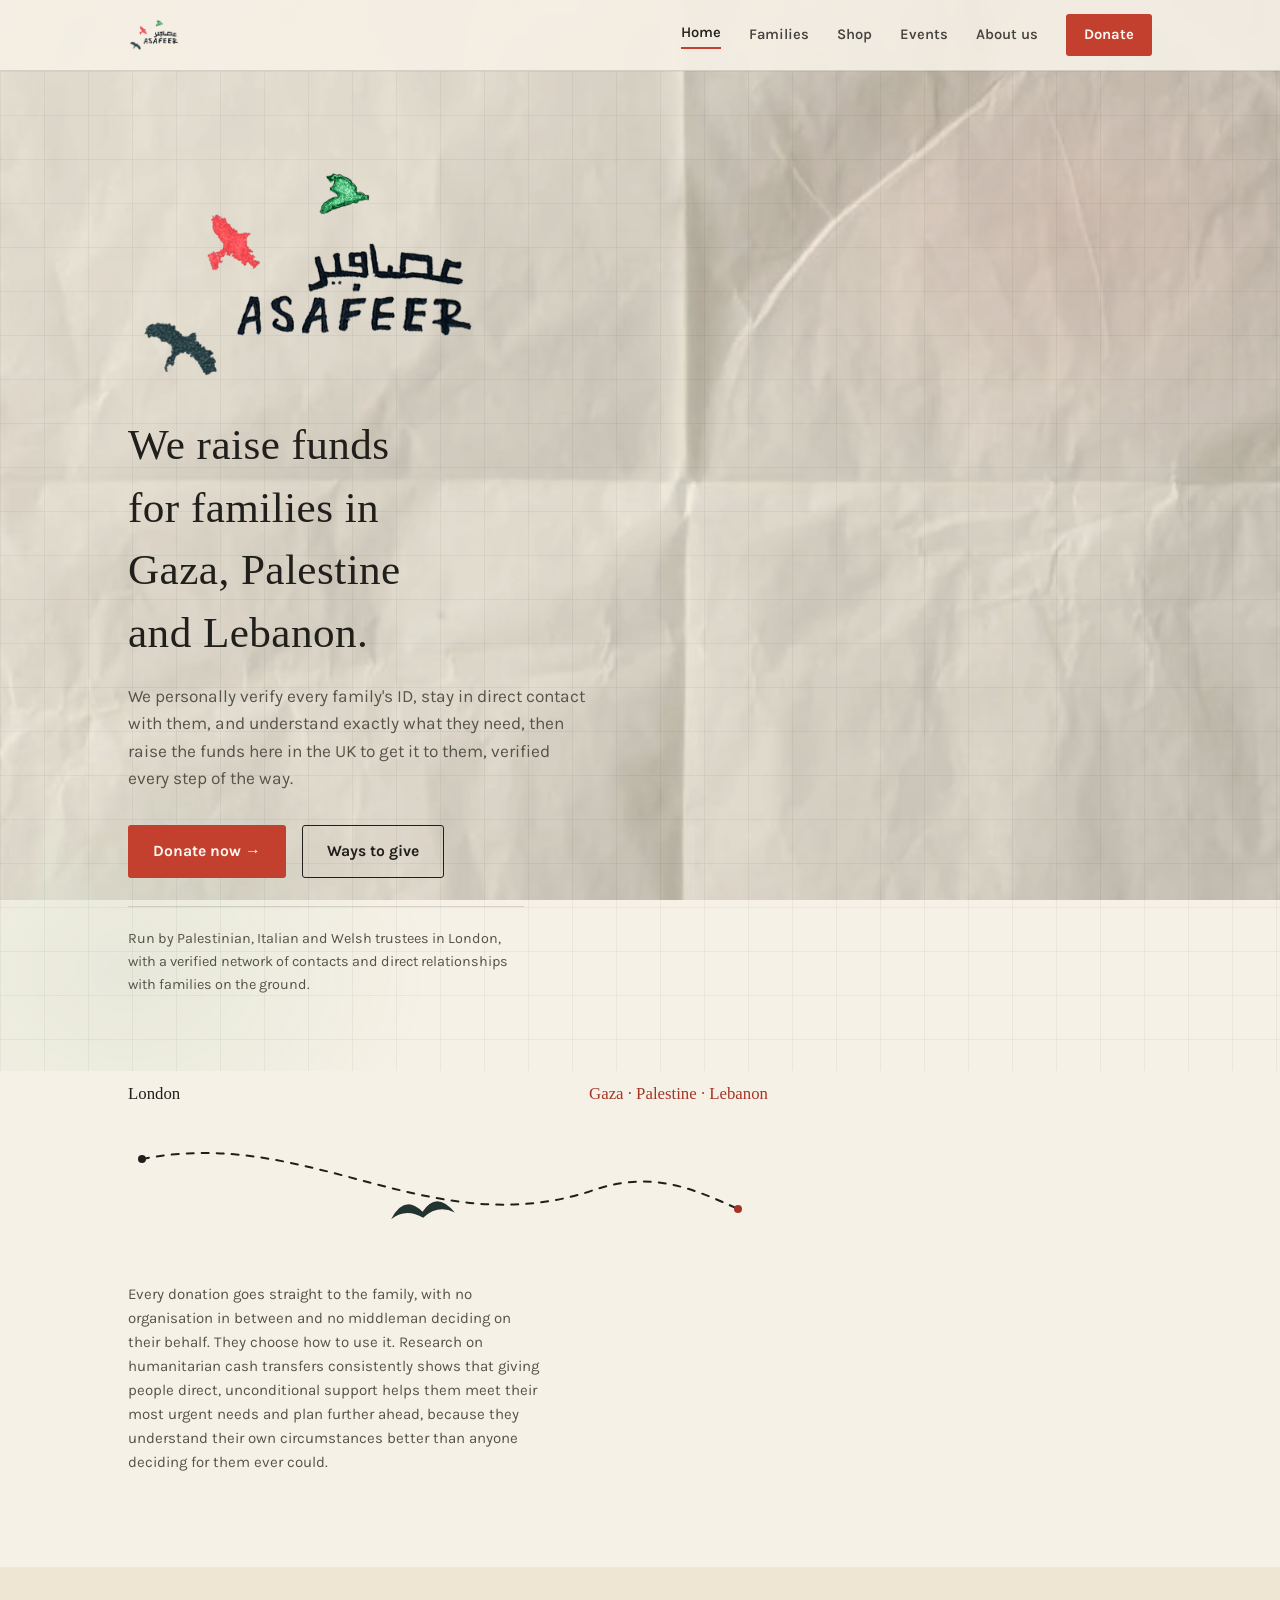
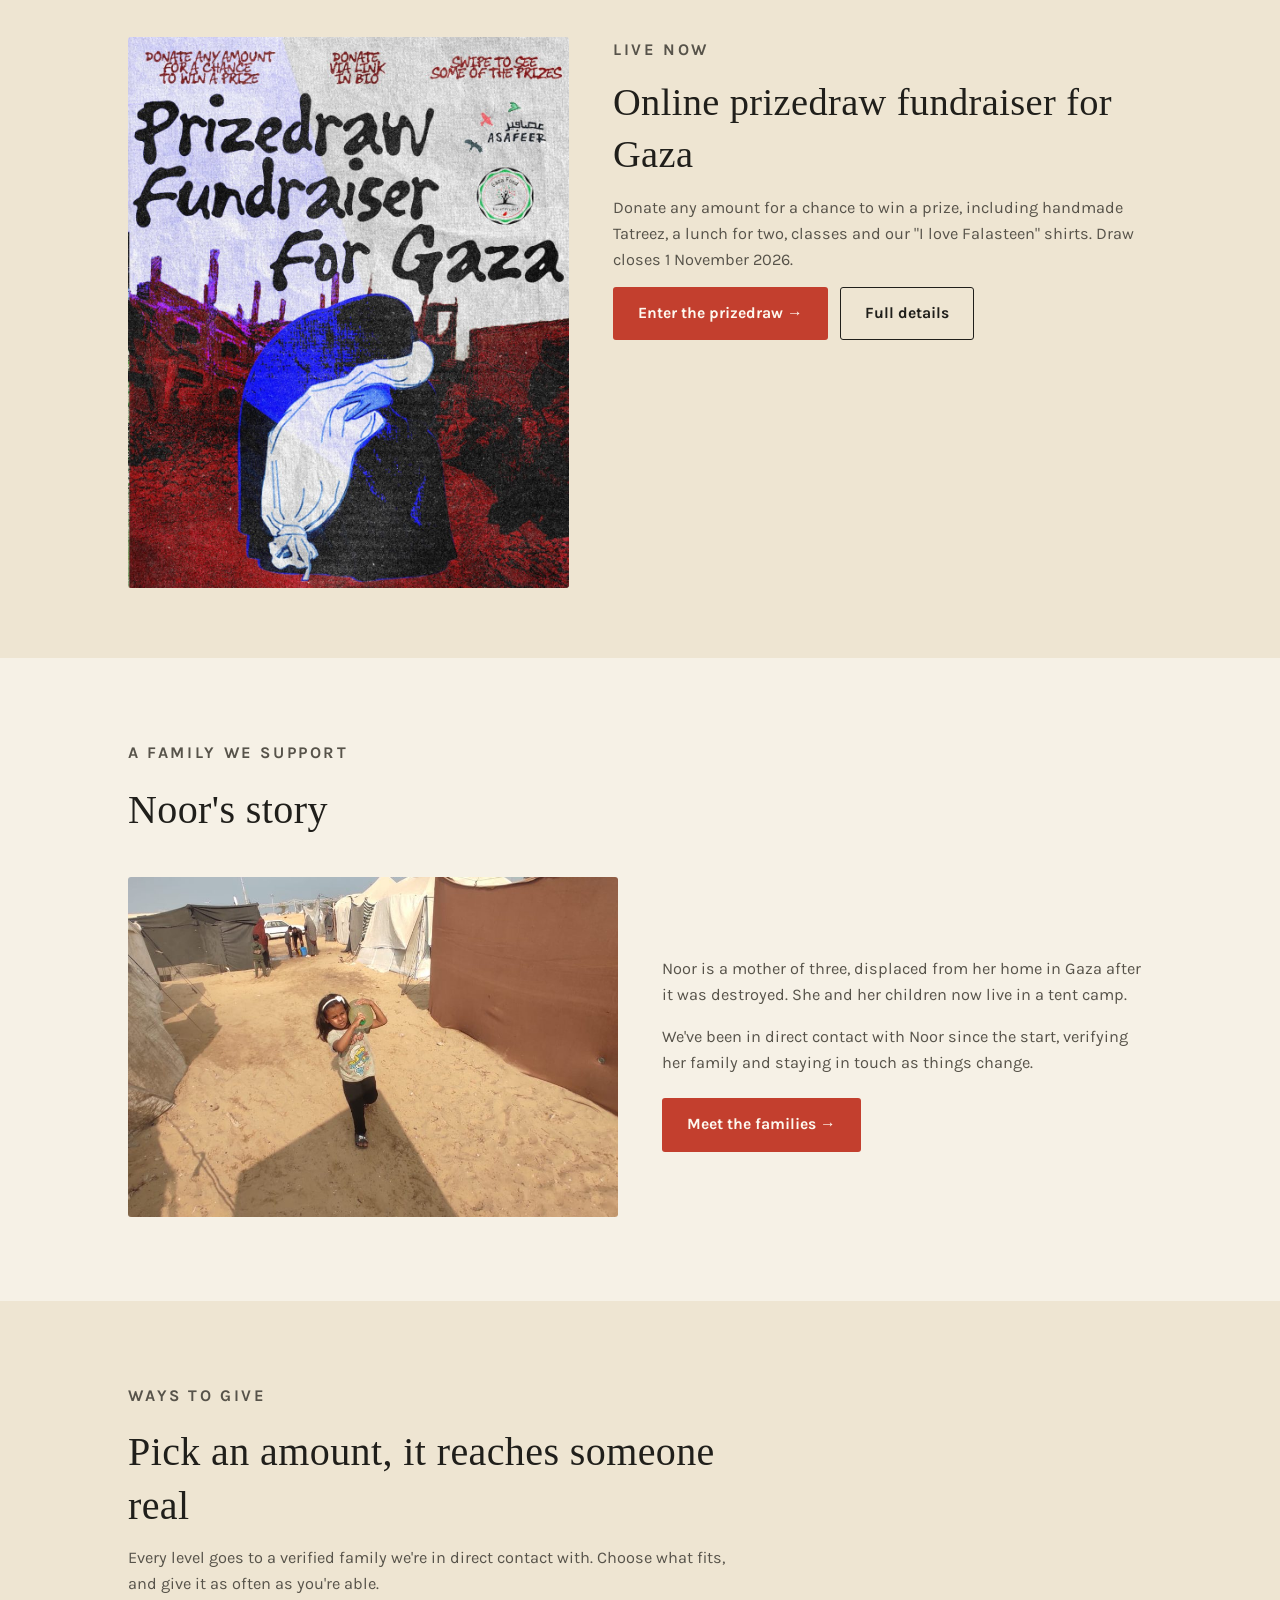
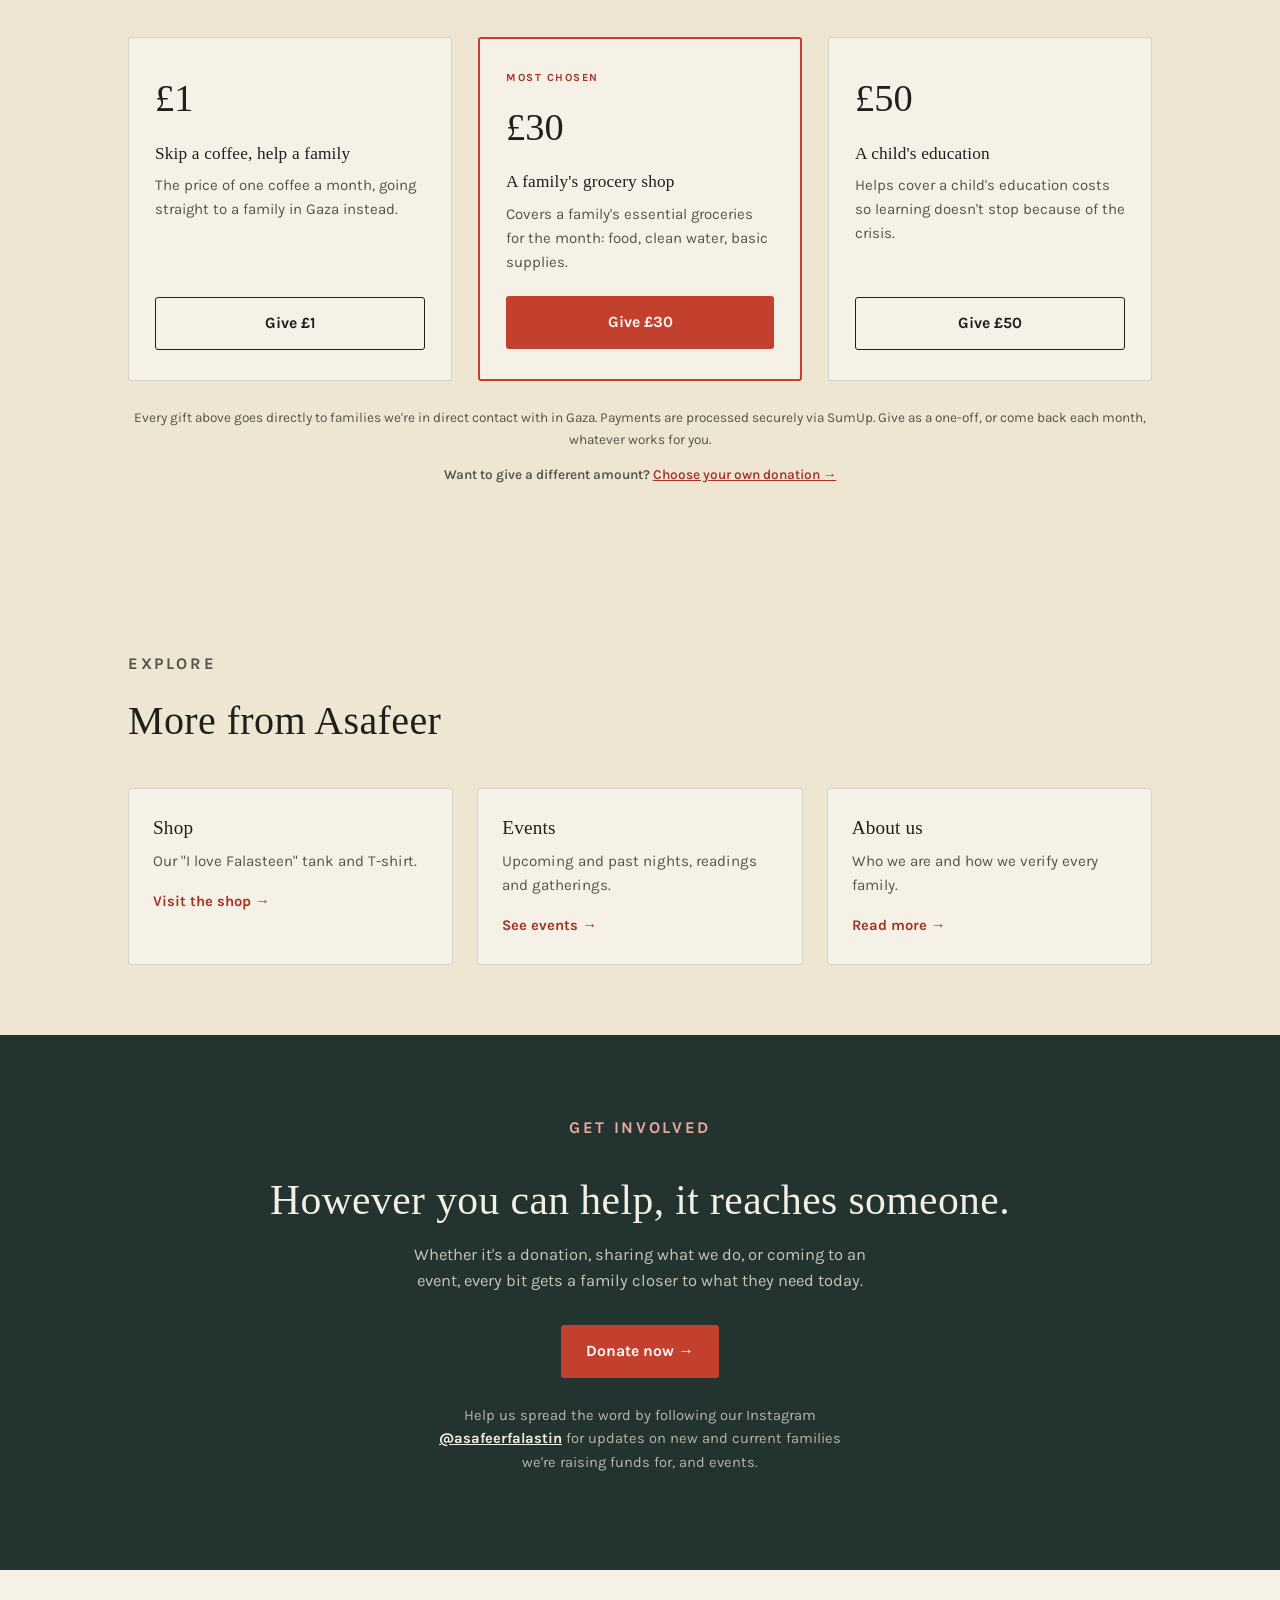
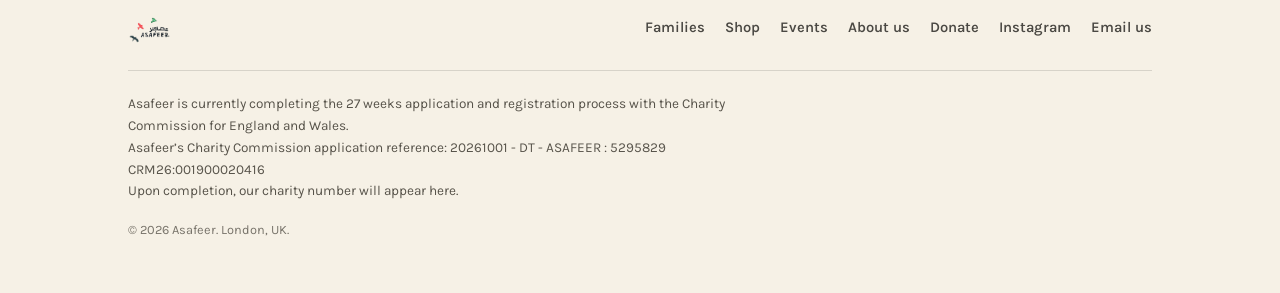
<file: index.html>
<!doctype html>
<html lang="en">
<head>
<meta charset="UTF-8">
<meta name="viewport" content="width=device-width, initial-scale=1.0">
<title>Asafeer: Direct relief for families in Gaza</title>
<meta name="description" content="Asafeer raises funds in the UK and sends them directly to verified families in Gaza, so they can choose what they need most.">
<link rel="preconnect" href="https://fonts.googleapis.com">
<link rel="preconnect" href="https://fonts.gstatic.com" crossorigin>
<link href="https://fonts.googleapis.com/css2?family=Permanent+Marker&family=Karla:ital,wght@0,400;0,500;0,600;0,700;1,400&display=swap" rel="stylesheet">
<link rel="stylesheet" href="style.css">
</head>
<body>

<nav>
  <div class="wrap">
    <a class="nav-logo" href="index.html"><img src="logo-cropped.png" alt="Asafeer"></a>
    <div class="nav-links">
      <a href="index.html" aria-current="page">Home</a><a href="families.html">Families</a><a href="shop.html">Shop</a><a href="events.html">Events</a><a href="about.html">About us</a>
      <a href="https://pay.sumup.com/b2c/QBG695YY" class="nav-donate" target="_blank" rel="noopener">Donate</a>
    </div>
  </div>
</nav>

<header class="hero">
  <div class="wrap relative">
    <div class="hero-inner">
      <img class="hero-logo" src="logo-cropped.png" alt="Asafeer, عصافير">
      <h1>We raise funds for families in Gaza, Palestine and Lebanon.</h1>
      <p class="lede">We personally verify every family's ID, stay in direct contact with them, and understand exactly what they need, then raise the funds here in the UK to get it to them, verified every step of the way.</p>
      <div class="hero-ctas">
        <a class="btn btn-primary" href="https://pay.sumup.com/b2c/QBG695YY" target="_blank" rel="noopener">Donate now →</a>
        <a class="btn btn-ghost" href="#give-monthly">Ways to give</a>
      </div>
      <p class="hero-trust">Run by Palestinian, Italian and Welsh trustees in London, with a verified network of contacts and direct relationships with families on the ground.</p>
    </div>
  </div>
</header>
<section class="flight reveal">
  <div class="wrap">
    <div class="flight-labels">
      <span>London</span>
      <span>Gaza · Palestine · Lebanon</span>
    </div>
    <svg viewBox="0 0 640 150" fill="none" xmlns="http://www.w3.org/2000/svg" aria-hidden="true">
      <path class="flight-path" d="M14 45 C 180 12, 300 128, 460 78 C 520 56, 560 72, 610 95"/>
      <g class="flight-bird" transform="translate(300,58) rotate(-6)">
        <path d="M -32 10 Q -16 -14 0 6 Q 16 -14 32 10 Q 16 0 0 12 Q -16 0 -32 10 Z" fill="var(--teal)"/>
      </g>
      <circle cx="14" cy="45" r="4" fill="var(--ink)"/>
      <circle cx="610" cy="95" r="4" fill="var(--red-deep)"/>
    </svg>
    <p class="flight-caption">Every donation goes straight to the family, with no organisation in between and no middleman deciding on their behalf. They choose how to use it. Research on humanitarian cash transfers consistently shows that giving people direct, unconditional support helps them meet their most urgent needs and plan further ahead, because they understand their own circumstances better than anyone deciding for them ever could.</p>
  </div>
</section>
<section class="alt reveal">
  <div class="wrap">
    <div class="draw-grid">
      <img src="prizedraw.jpg" alt="Prizedraw fundraiser for Gaza, poster">
      <div class="draw-text">
        <p class="eyebrow">LIVE NOW</p>
        <h2 style="margin:10px 0 14px;font-size:clamp(1.8rem,3.4vw,2.4rem)">Online prizedraw fundraiser for Gaza</h2>
        <p>Donate any amount for a chance to win a prize, including handmade Tatreez, a lunch for two, classes and our "I love Falasteen" shirts. Draw closes 1 November 2026.</p>
        <a class="btn btn-primary" href="https://www.crowdfunder.co.uk/p/online-prizedraw-fundraiser-for-gaza" target="_blank" rel="noopener">Enter the prizedraw →</a>
        <a class="btn btn-ghost" href="events.html" style="margin-left:8px">Full details</a>
      </div>
    </div>
  </div>
</section>

<section id="noor" class="reveal">
  <div class="wrap">
    <div class="section-head">
      <p class="eyebrow">A FAMILY WE SUPPORT</p>
      <h2>Noor's story</h2>
    </div>
    <div class="family-grid">
      <div class="family-photos">
        <img src="camp-walk.jpg" alt="Noor's daughter walking through the camp where the family now lives">
      </div>
      <div class="family-text">
        <p>Noor is a mother of three, displaced from her home in Gaza after it was destroyed. She and her children now live in a tent camp.</p>
        <p>We've been in direct contact with Noor since the start, verifying her family and staying in touch as things change.</p>
        <a class="btn btn-primary" href="families.html">Meet the families →</a>
      </div>
    </div>
  </div>
</section>

<section id="give-monthly" class="alt reveal">
  <div class="wrap">
    <div class="section-head">
      <p class="eyebrow">WAYS TO GIVE</p>
      <h2>Pick an amount, it reaches someone real</h2>
      <p>Every level goes to a verified family we're in direct contact with. Choose what fits, and give it as often as you're able.</p>
    </div>
    <div class="tiers">
      <div class="tier">
        <p class="tier-amount">£1</p>
        <h3>Skip a coffee, help a family</h3>
        <p class="tier-desc">The price of one coffee a month, going straight to a family in Gaza instead.</p>
        <a class="btn btn-ghost tier-btn" href="https://pay.sumup.com/b2c/QUL9KGEE" data-tier="coffee" target="_blank" rel="noopener">Give £1</a>
      </div>
      <div class="tier tier-featured">
        <p class="tier-eyebrow">MOST CHOSEN</p>
        <p class="tier-amount">£30</p>
        <h3>A family's grocery shop</h3>
        <p class="tier-desc">Covers a family's essential groceries for the month: food, clean water, basic supplies.</p>
        <a class="btn btn-primary tier-btn" href="https://pay.sumup.com/b2c/QDFM49EP" data-tier="groceries" target="_blank" rel="noopener">Give £30</a>
      </div>
      <div class="tier">
        <p class="tier-amount">£50</p>
        <h3>A child's education</h3>
        <p class="tier-desc">Helps cover a child's education costs so learning doesn't stop because of the crisis.</p>
        <a class="btn btn-ghost tier-btn" href="https://pay.sumup.com/b2c/QTGVI38G" data-tier="education" target="_blank" rel="noopener">Give £50</a>
      </div>
    </div>
    <p class="tiers-note">Every gift above goes directly to families we're in direct contact with in Gaza. Payments are processed securely via SumUp. Give as a one-off, or come back each month, whatever works for you.</p>
    <p class="tiers-note tiers-custom">Want to give a different amount? <a href="https://pay.sumup.com/b2c/QBG695YY" target="_blank" rel="noopener">Choose your own donation →</a></p>
  </div>
</section>
<section class="alt reveal">
  <div class="wrap">
    <div class="section-head">
      <p class="eyebrow">EXPLORE</p>
      <h2>More from Asafeer</h2>
    </div>
    <div class="explore">
      <a href="shop.html"><h3>Shop</h3><p>Our "I love Falasteen" tank and T-shirt.</p><span>Visit the shop →</span></a>
      <a href="events.html"><h3>Events</h3><p>Upcoming and past nights, readings and gatherings.</p><span>See events →</span></a>
      <a href="about.html"><h3>About us</h3><p>Who we are and how we verify every family.</p><span>Read more →</span></a>
    </div>
  </div>
</section>

<section id="get-involved" class="cta-band reveal">
  <div class="wrap">
    <p class="eyebrow" style="color:#e8a99c;">GET INVOLVED</p>
    <h2 style="margin-top:10px;">However you can help, it reaches someone.</h2>
    <p>Whether it's a donation, sharing what we do, or coming to an event, every bit gets a family closer to what they need today.</p>
    <a class="btn btn-primary" href="https://pay.sumup.com/b2c/QBG695YY" target="_blank" rel="noopener">Donate now →</a>
    <p class="cta-instagram">Help us spread the word by following our Instagram <a href="https://www.instagram.com/asafeerfalastin/" target="_blank" rel="noopener">@asafeerfalastin</a> for updates on new and current families we're raising funds for, and events.</p>
  </div>
</section>

<footer>
  <div class="wrap">
    <div class="footer-top">
      <div class="footer-brand">
        <img src="logo-cropped.png" alt="Asafeer">
      </div>
      <div class="footer-links">
        <a href="families.html">Families</a>
        <a href="shop.html">Shop</a>
        <a href="events.html">Events</a>
        <a href="about.html">About us</a>
        <a href="https://pay.sumup.com/b2c/QBG695YY" target="_blank" rel="noopener">Donate</a>
        <a href="https://www.instagram.com/asafeerfalastin/" target="_blank" rel="noopener">Instagram</a>
        <a href="mailto:Asafeercharity@gmail.com">Email us</a>
      </div>
    </div>
    <p class="footer-note">Asafeer is currently completing the 27 weeks application and registration process with the Charity Commission for England and Wales.<br>Asafeer’s Charity Commission application reference: 20261001 - DT - ASAFEER : 5295829 CRM26:001900020416<br>Upon completion, our charity number will appear here.</p>
    <p class="footer-copy">© <span id="year"></span> Asafeer. London, UK.</p>
  </div>
</footer>

<script src="site.js"></script>
</body>
</html>
</file>
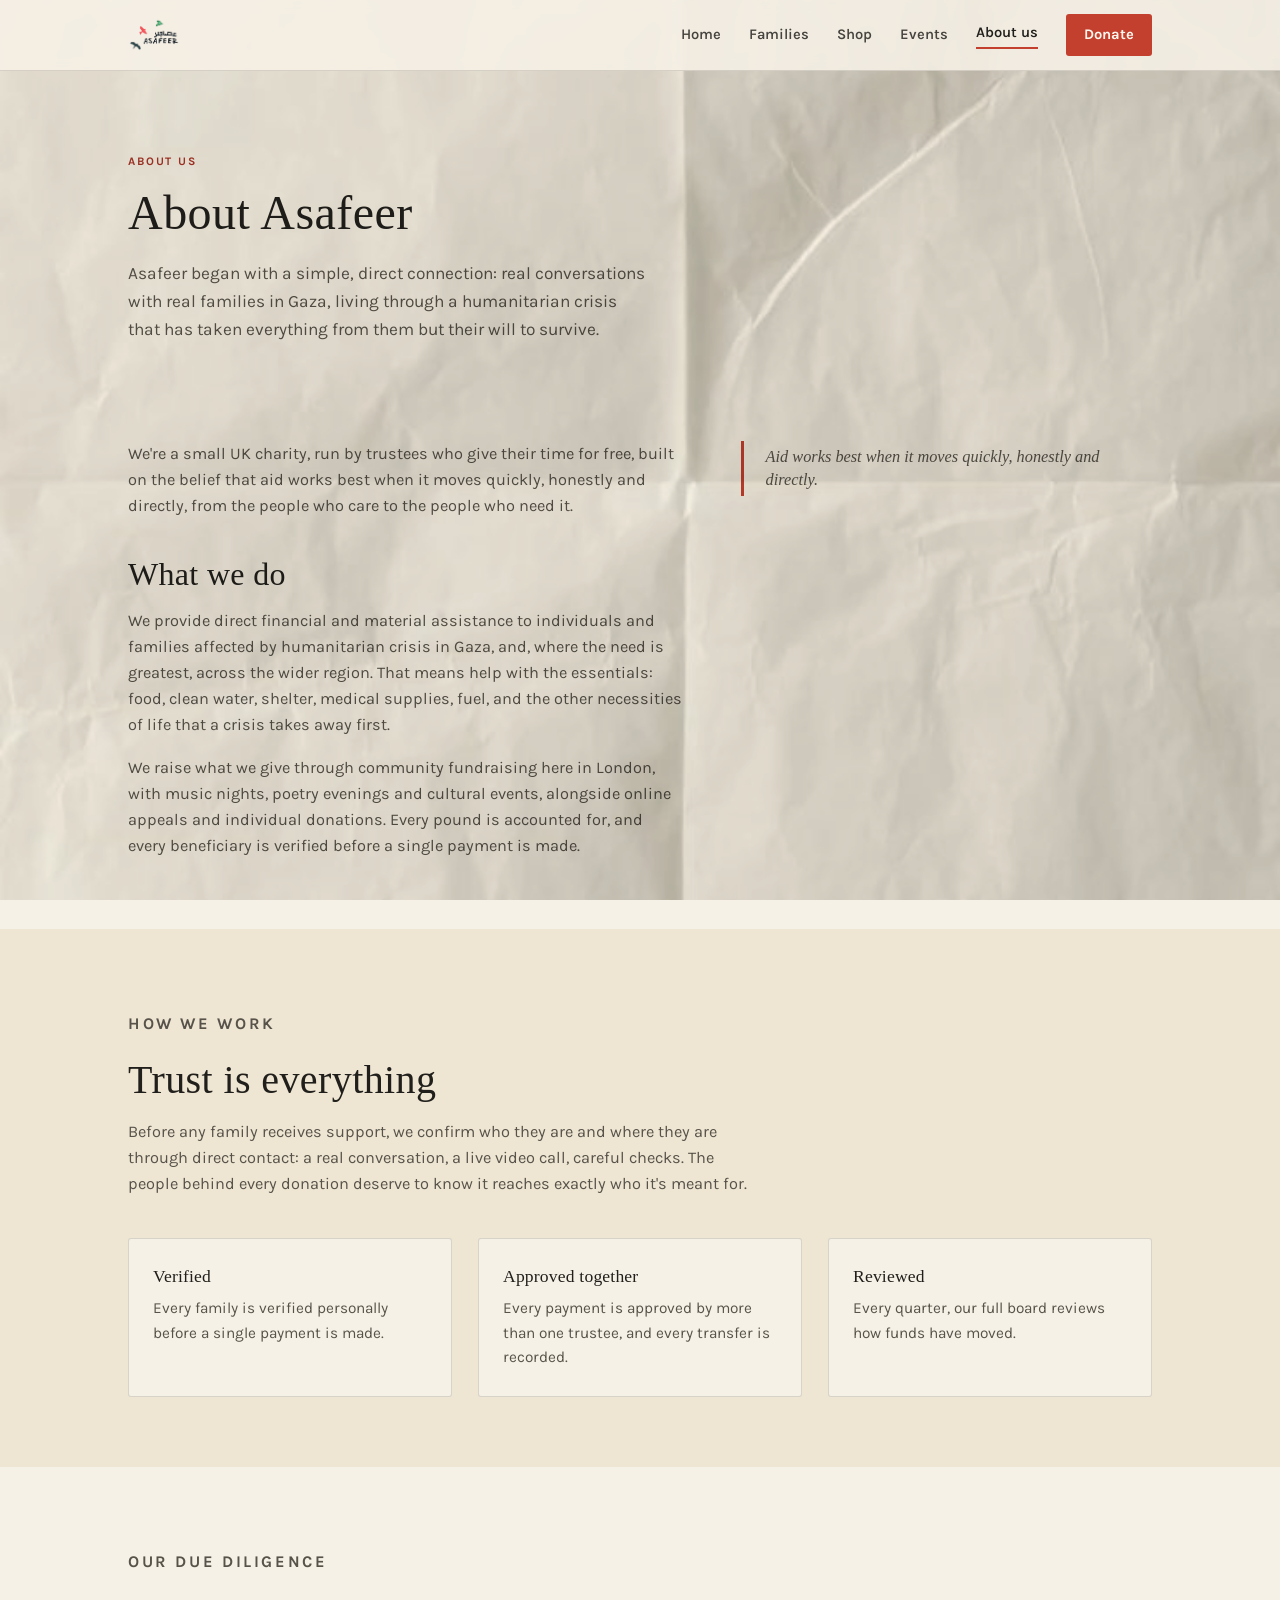
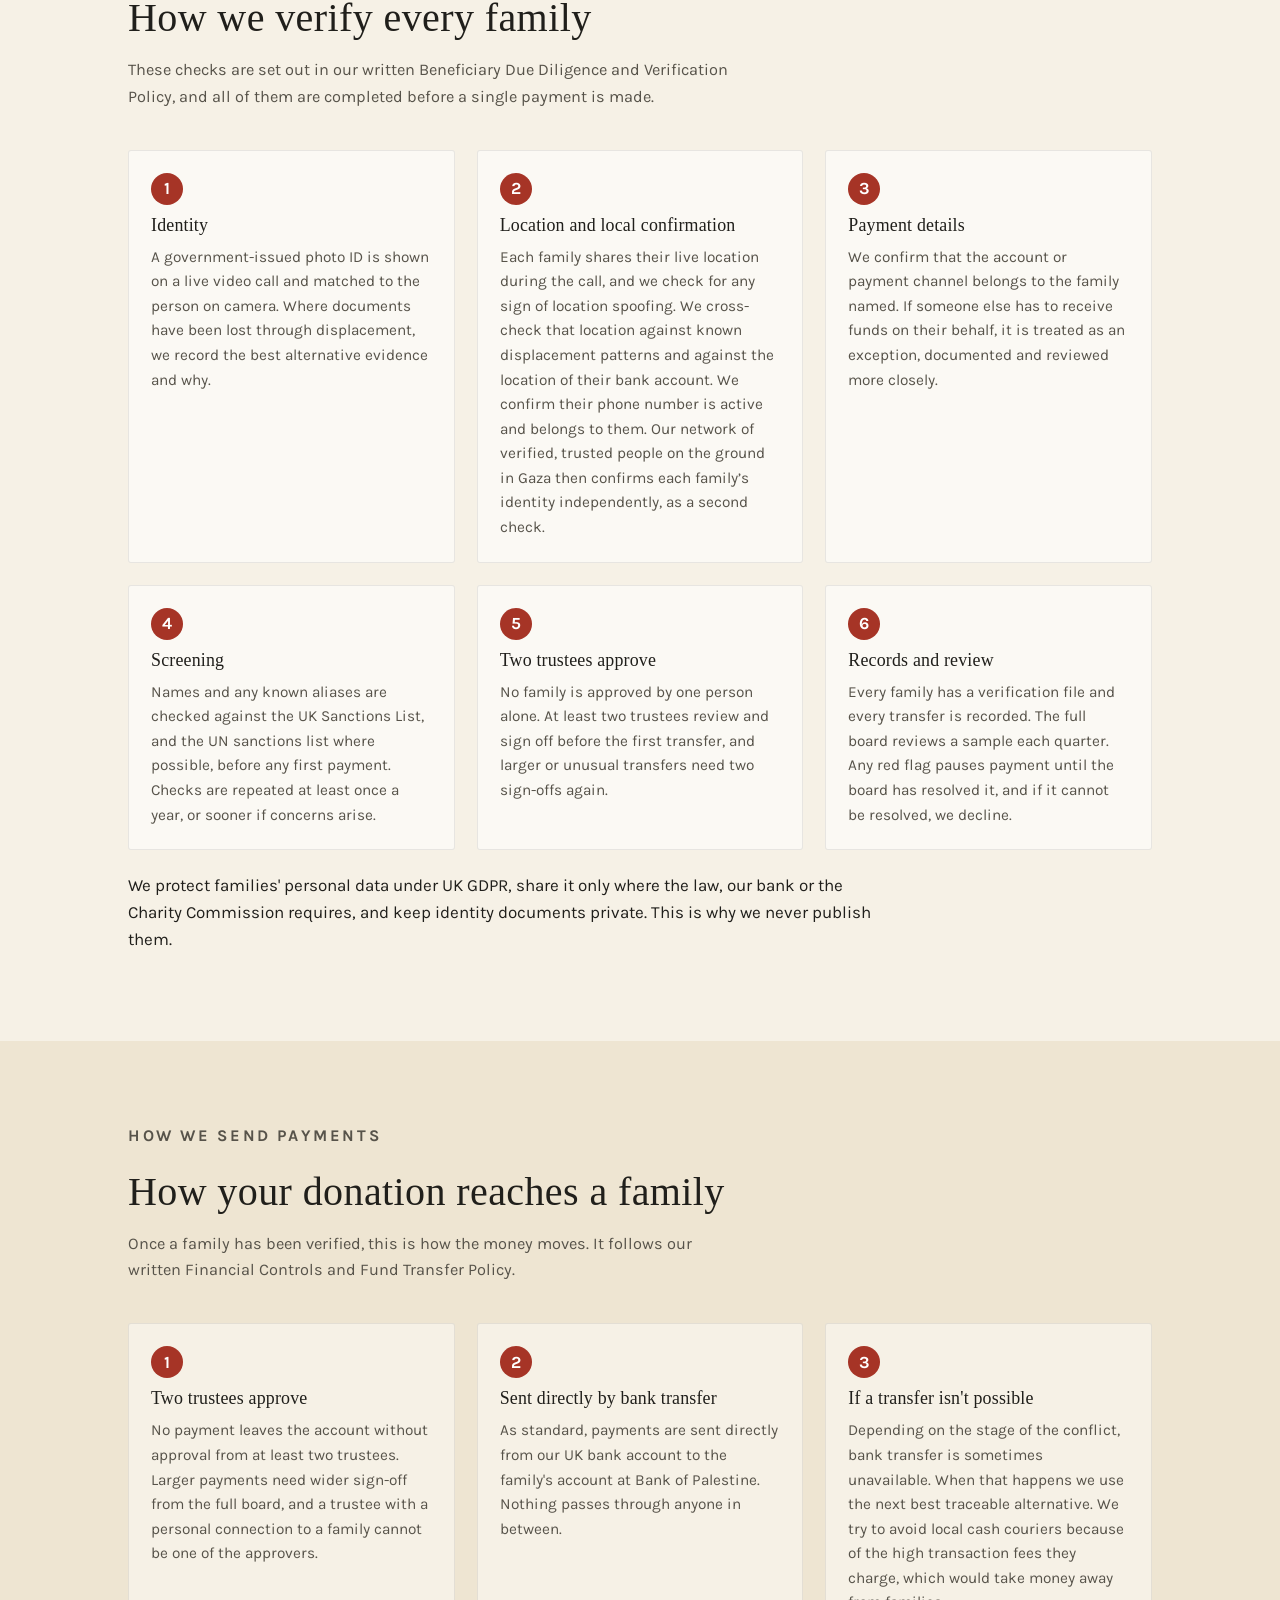
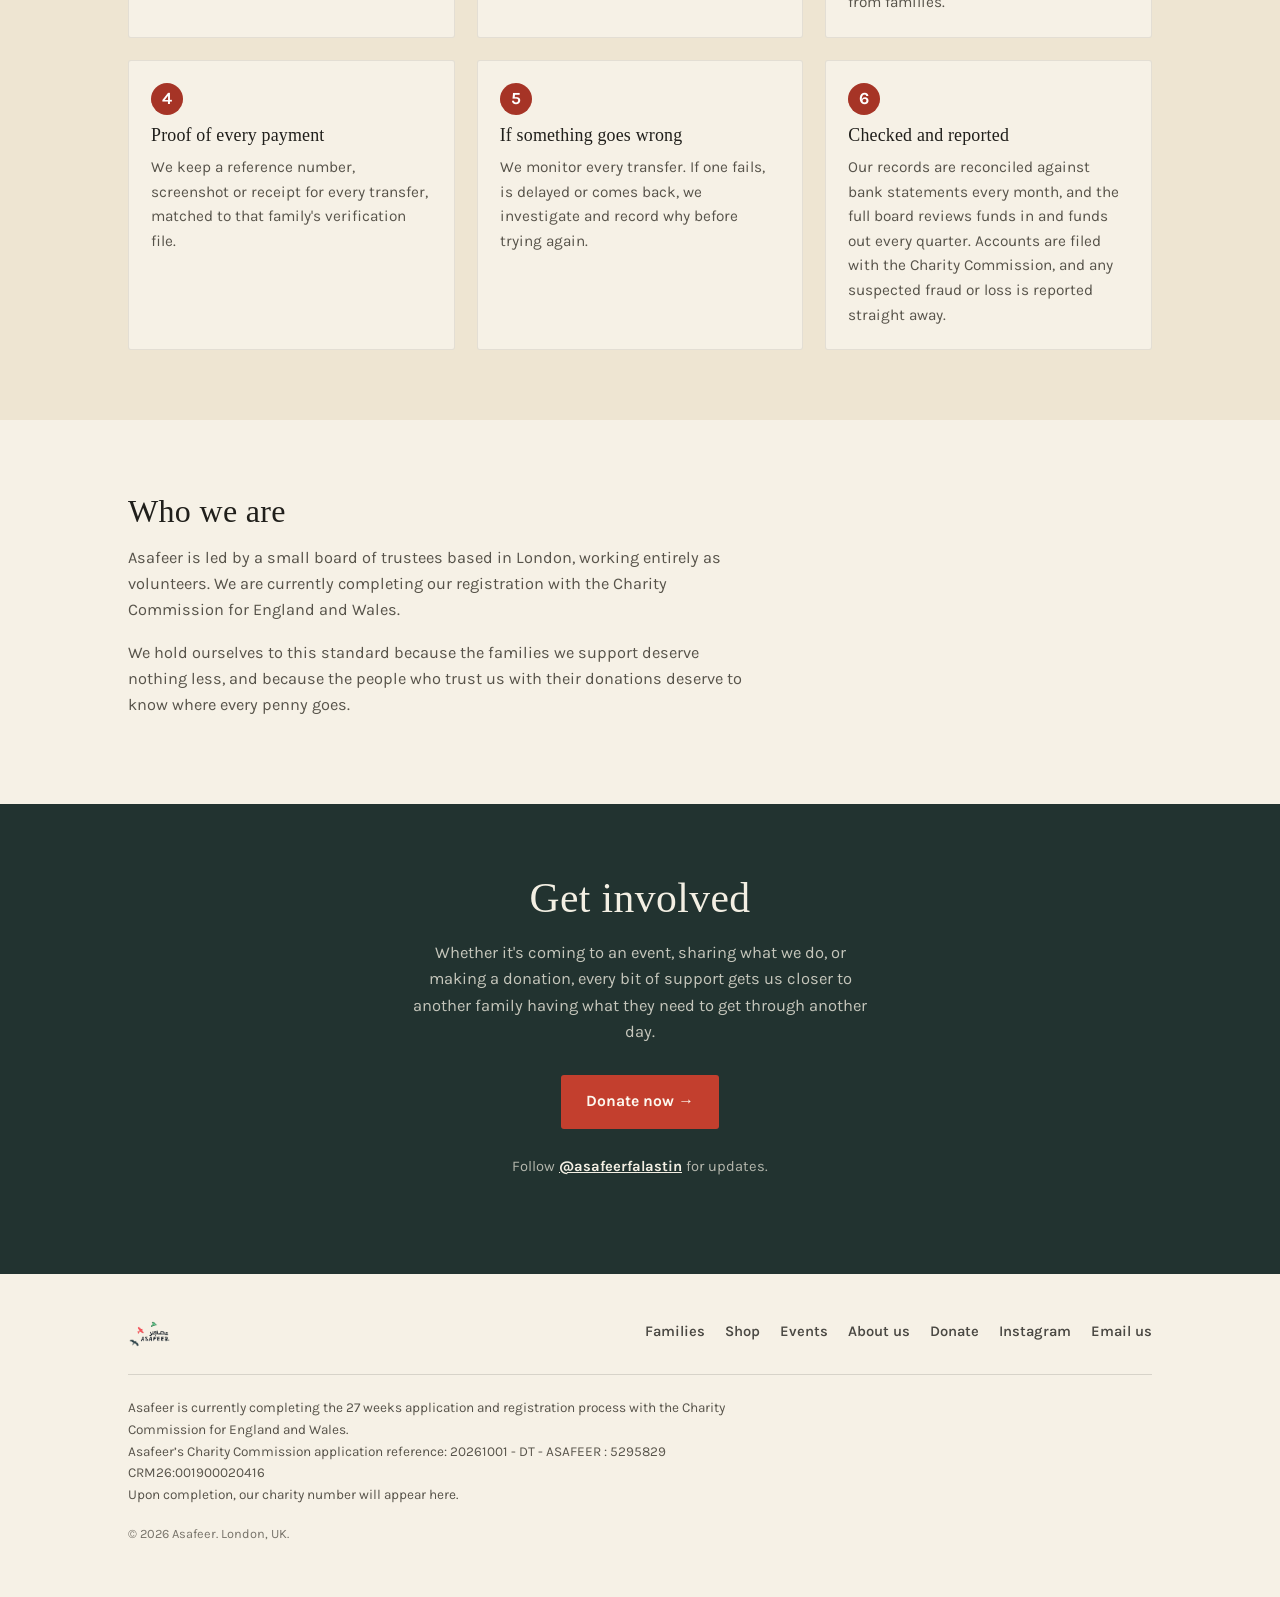
<file: about.html>
<!doctype html>
<html lang="en">
<head>
<meta charset="UTF-8">
<meta name="viewport" content="width=device-width, initial-scale=1.0">
<title>About us | Asafeer</title>
<meta name="description" content="Asafeer is a small UK charity providing direct financial and material aid to verified families in Gaza and the wider region.">
<link rel="preconnect" href="https://fonts.googleapis.com">
<link rel="preconnect" href="https://fonts.gstatic.com" crossorigin>
<link href="https://fonts.googleapis.com/css2?family=Permanent+Marker&family=Karla:ital,wght@0,400;0,500;0,600;0,700;1,400&display=swap" rel="stylesheet">
<link rel="stylesheet" href="style.css">
</head>
<body>

<nav>
  <div class="wrap">
    <a class="nav-logo" href="index.html"><img src="logo-cropped.png" alt="Asafeer"></a>
    <div class="nav-links">
      <a href="index.html">Home</a><a href="families.html">Families</a><a href="shop.html">Shop</a><a href="events.html">Events</a><a href="about.html" aria-current="page">About us</a>
      <a href="https://pay.sumup.com/b2c/QBG695YY" class="nav-donate" target="_blank" rel="noopener">Donate</a>
    </div>
  </div>
</nav>

<header class="page-head">
  <div class="wrap">
    <p class="eyebrow">ABOUT US</p>
    <h1>About Asafeer</h1>
    <p class="lede">Asafeer began with a simple, direct connection: real conversations with real families in Gaza, living through a humanitarian crisis that has taken everything from them but their will to survive.</p>
  </div>
</header>

<section class="reveal">
  <div class="wrap">
    <div class="about-grid">
      <div class="prose">
        <p>We're a small UK charity, run by trustees who give their time for free, built on the belief that aid works best when it moves quickly, honestly and directly, from the people who care to the people who need it.</p>
        <h2>What we do</h2>
        <p>We provide direct financial and material assistance to individuals and families affected by humanitarian crisis in Gaza, and, where the need is greatest, across the wider region. That means help with the essentials: food, clean water, shelter, medical supplies, fuel, and the other necessities of life that a crisis takes away first.</p>
        <p>We raise what we give through community fundraising here in London, with music nights, poetry evenings and cultural events, alongside online appeals and individual donations. Every pound is accounted for, and every beneficiary is verified before a single payment is made.</p>
      </div>
      <p class="pull">Aid works best when it moves quickly, honestly and directly.</p>
    </div>
  </div>
</section>

<section class="alt reveal">
  <div class="wrap">
    <div class="section-head">
      <p class="eyebrow">HOW WE WORK</p>
      <h2>Trust is everything</h2>
      <p>Before any family receives support, we confirm who they are and where they are through direct contact: a real conversation, a live video call, careful checks. The people behind every donation deserve to know it reaches exactly who it's meant for.</p>
    </div>
    <div class="pillars">
      <div class="pillar"><h3>Verified</h3><p>Every family is verified personally before a single payment is made.</p></div>
      <div class="pillar"><h3>Approved together</h3><p>Every payment is approved by more than one trustee, and every transfer is recorded.</p></div>
      <div class="pillar"><h3>Reviewed</h3><p>Every quarter, our full board reviews how funds have moved.</p></div>
    </div>
  </div>
</section>

<section class="reveal" id="due-diligence">
  <div class="wrap">
    <div class="section-head">
      <p class="eyebrow">OUR DUE DILIGENCE</p>
      <h2>How we verify every family</h2>
      <p>These checks are set out in our written Beneficiary Due Diligence and Verification Policy, and all of them are completed before a single payment is made.</p>
    </div>
    <div class="steps">
      <div class="step"><span class="step-n">1</span><h3>Identity</h3><p>A government-issued photo ID is shown on a live video call and matched to the person on camera. Where documents have been lost through displacement, we record the best alternative evidence and why.</p></div>
      <div class="step"><span class="step-n">2</span><h3>Location and local confirmation</h3><p>Each family shares their live location during the call, and we check for any sign of location spoofing. We cross-check that location against known displacement patterns and against the location of their bank account. We confirm their phone number is active and belongs to them. Our network of verified, trusted people on the ground in Gaza then confirms each family’s identity independently, as a second check.</p></div>
      <div class="step"><span class="step-n">3</span><h3>Payment details</h3><p>We confirm that the account or payment channel belongs to the family named. If someone else has to receive funds on their behalf, it is treated as an exception, documented and reviewed more closely.</p></div>
      <div class="step"><span class="step-n">4</span><h3>Screening</h3><p>Names and any known aliases are checked against the UK Sanctions List, and the UN sanctions list where possible, before any first payment. Checks are repeated at least once a year, or sooner if concerns arise.</p></div>
      <div class="step"><span class="step-n">5</span><h3>Two trustees approve</h3><p>No family is approved by one person alone. At least two trustees review and sign off before the first transfer, and larger or unusual transfers need two sign-offs again.</p></div>
      <div class="step"><span class="step-n">6</span><h3>Records and review</h3><p>Every family has a verification file and every transfer is recorded. The full board reviews a sample each quarter. Any red flag pauses payment until the board has resolved it, and if it cannot be resolved, we decline.</p></div>
    </div>
    <p class="steps-note">We protect families' personal data under UK GDPR, share it only where the law, our bank or the Charity Commission requires, and keep identity documents private. This is why we never publish them.</p>
  </div>
</section>

<section class="alt reveal" id="payments">
  <div class="wrap">
    <div class="section-head">
      <p class="eyebrow">HOW WE SEND PAYMENTS</p>
      <h2>How your donation reaches a family</h2>
      <p>Once a family has been verified, this is how the money moves. It follows our written Financial Controls and Fund Transfer Policy.</p>
    </div>
    <div class="steps">
      <div class="step"><span class="step-n">1</span><h3>Two trustees approve</h3><p>No payment leaves the account without approval from at least two trustees. Larger payments need wider sign-off from the full board, and a trustee with a personal connection to a family cannot be one of the approvers.</p></div>
      <div class="step"><span class="step-n">2</span><h3>Sent directly by bank transfer</h3><p>As standard, payments are sent directly from our UK bank account to the family's account at Bank of Palestine. Nothing passes through anyone in between.</p></div>
      <div class="step"><span class="step-n">3</span><h3>If a transfer isn't possible</h3><p>Depending on the stage of the conflict, bank transfer is sometimes unavailable. When that happens we use the next best traceable alternative. We try to avoid local cash couriers because of the high transaction fees they charge, which would take money away from families.</p></div>
      <div class="step"><span class="step-n">4</span><h3>Proof of every payment</h3><p>We keep a reference number, screenshot or receipt for every transfer, matched to that family's verification file.</p></div>
      <div class="step"><span class="step-n">5</span><h3>If something goes wrong</h3><p>We monitor every transfer. If one fails, is delayed or comes back, we investigate and record why before trying again.</p></div>
      <div class="step"><span class="step-n">6</span><h3>Checked and reported</h3><p>Our records are reconciled against bank statements every month, and the full board reviews funds in and funds out every quarter. Accounts are filed with the Charity Commission, and any suspected fraud or loss is reported straight away.</p></div>
    </div>
  </div>
</section>

<section class="reveal">
  <div class="wrap prose">
    <h2 style="margin-top:0">Who we are</h2>
    <p>Asafeer is led by a small board of trustees based in London, working entirely as volunteers. We are currently completing our registration with the Charity Commission for England and Wales.</p>
    <p>We hold ourselves to this standard because the families we support deserve nothing less, and because the people who trust us with their donations deserve to know where every penny goes.</p>
  </div>
</section>

<section class="cta-band reveal">
  <div class="wrap">
    <h2>Get involved</h2>
    <p>Whether it's coming to an event, sharing what we do, or making a donation, every bit of support gets us closer to another family having what they need to get through another day.</p>
    <a class="btn btn-primary" href="https://pay.sumup.com/b2c/QBG695YY" target="_blank" rel="noopener">Donate now →</a>
    <p class="cta-instagram">Follow <a href="https://www.instagram.com/asafeerfalastin/" target="_blank" rel="noopener">@asafeerfalastin</a> for updates.</p>
  </div>
</section>


<footer>
  <div class="wrap">
    <div class="footer-top">
      <div class="footer-brand">
        <img src="logo-cropped.png" alt="Asafeer">
      </div>
      <div class="footer-links">
        <a href="families.html">Families</a>
        <a href="shop.html">Shop</a>
        <a href="events.html">Events</a>
        <a href="about.html">About us</a>
        <a href="https://pay.sumup.com/b2c/QBG695YY" target="_blank" rel="noopener">Donate</a>
        <a href="https://www.instagram.com/asafeerfalastin/" target="_blank" rel="noopener">Instagram</a>
        <a href="mailto:Asafeercharity@gmail.com">Email us</a>
      </div>
    </div>
    <p class="footer-note">Asafeer is currently completing the 27 weeks application and registration process with the Charity Commission for England and Wales.<br>Asafeer’s Charity Commission application reference: 20261001 - DT - ASAFEER : 5295829 CRM26:001900020416<br>Upon completion, our charity number will appear here.</p>
    <p class="footer-copy">© <span id="year"></span> Asafeer. London, UK.</p>
  </div>
</footer>

<script src="site.js"></script>
</body>
</html>
</file>
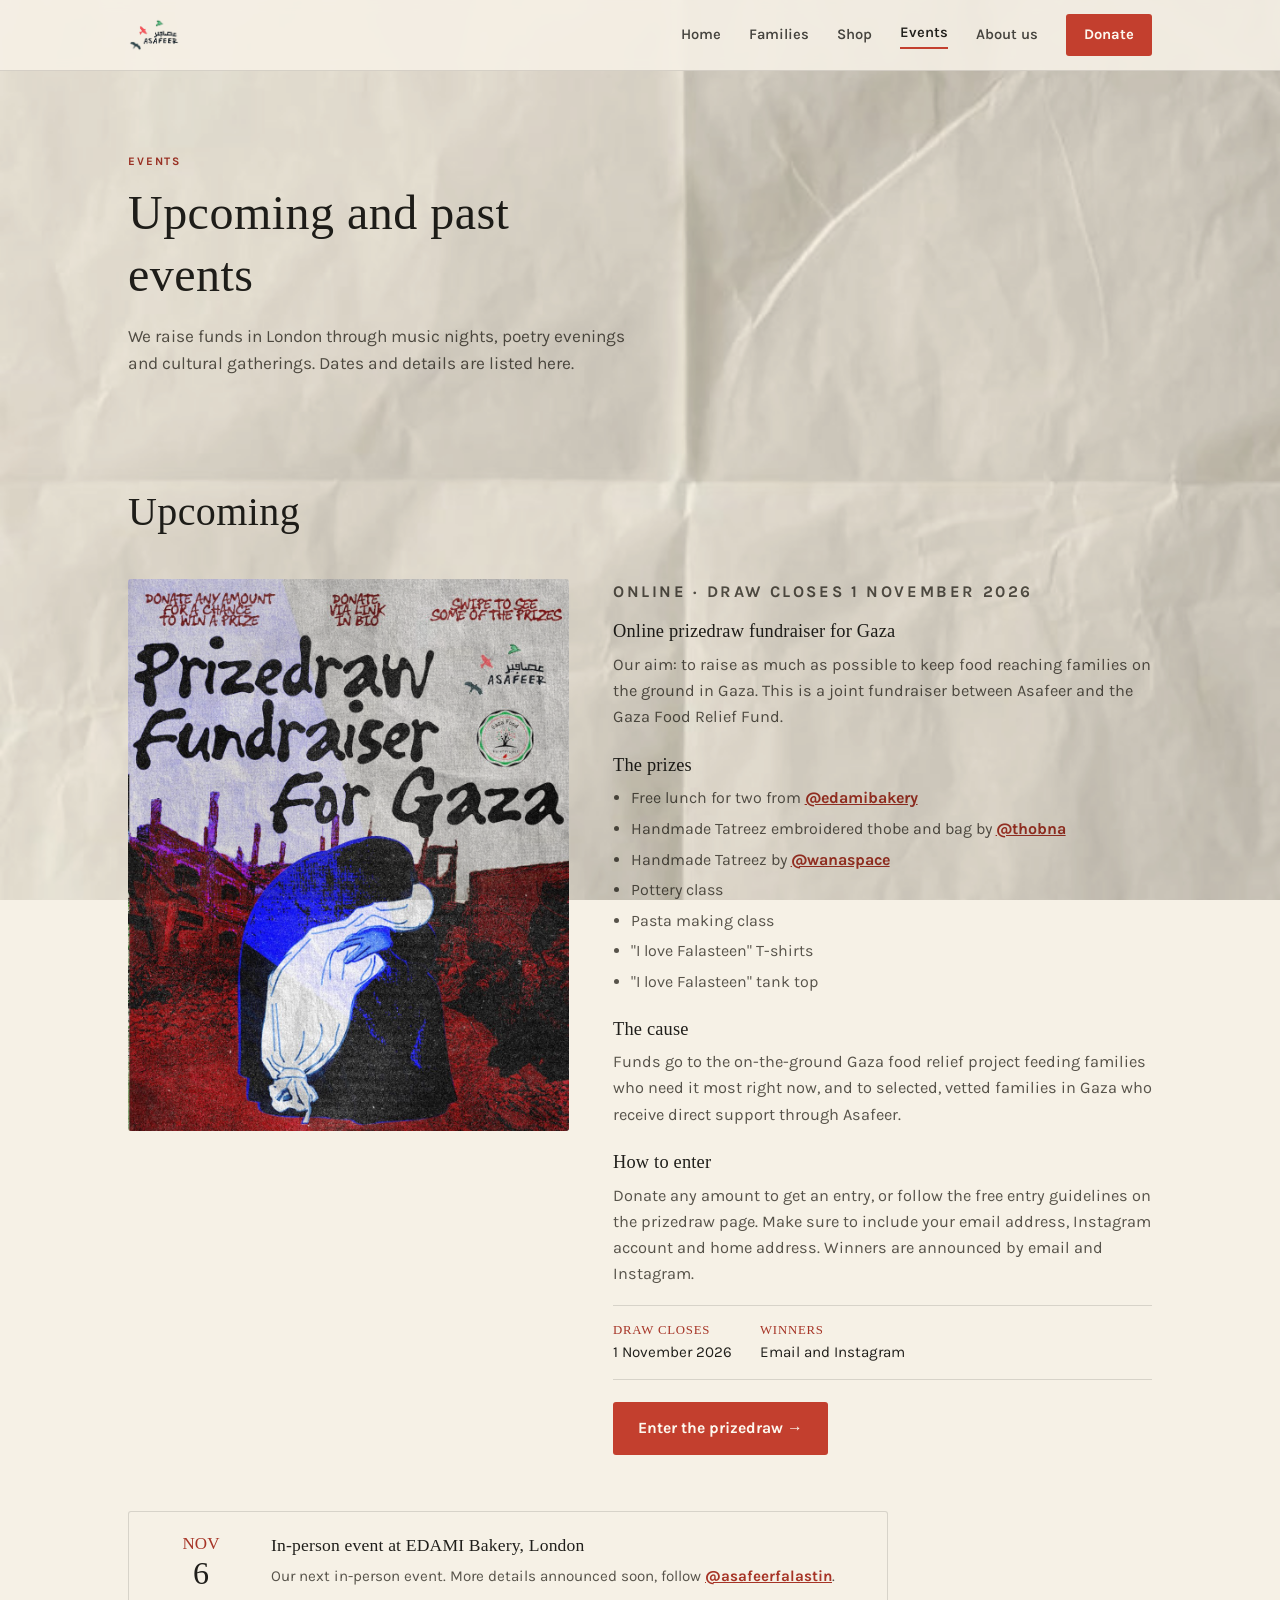
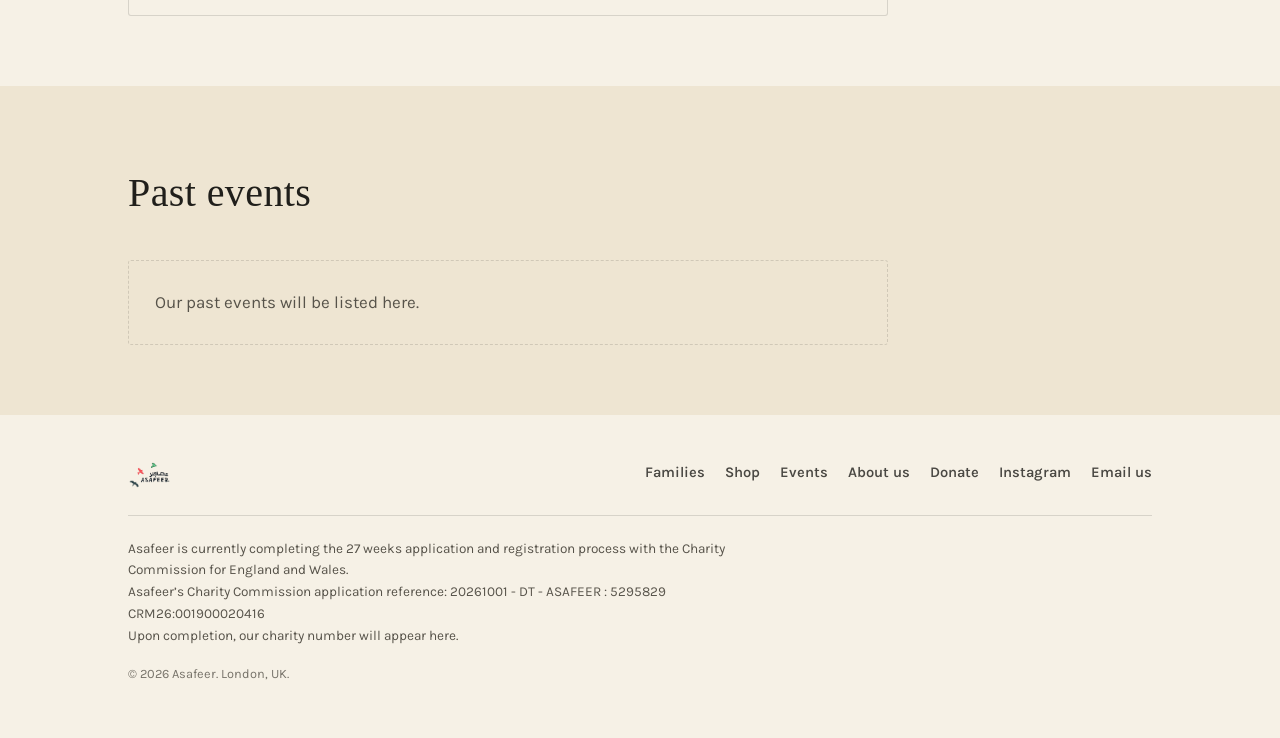
<file: events.html>
<!doctype html>
<html lang="en">
<head>
<meta charset="UTF-8">
<meta name="viewport" content="width=device-width, initial-scale=1.0">
<title>Events | Asafeer</title>
<meta name="description" content="Upcoming and past Asafeer fundraising events in London.">
<link rel="preconnect" href="https://fonts.googleapis.com">
<link rel="preconnect" href="https://fonts.gstatic.com" crossorigin>
<link href="https://fonts.googleapis.com/css2?family=Permanent+Marker&family=Karla:ital,wght@0,400;0,500;0,600;0,700;1,400&display=swap" rel="stylesheet">
<link rel="stylesheet" href="style.css">
</head>
<body>

<nav>
  <div class="wrap">
    <a class="nav-logo" href="index.html"><img src="logo-cropped.png" alt="Asafeer"></a>
    <div class="nav-links">
      <a href="index.html">Home</a><a href="families.html">Families</a><a href="shop.html">Shop</a><a href="events.html" aria-current="page">Events</a><a href="about.html">About us</a>
      <a href="https://pay.sumup.com/b2c/QBG695YY" class="nav-donate" target="_blank" rel="noopener">Donate</a>
    </div>
  </div>
</nav>

<header class="page-head">
  <div class="wrap">
    <p class="eyebrow">EVENTS</p>
    <h1>Upcoming and past events</h1>
    <p class="lede">We raise funds in London through music nights, poetry evenings and cultural gatherings. Dates and details are listed here.</p>
  </div>
</header>

<section class="reveal">
  <div class="wrap">
    <div class="section-head"><h2>Upcoming</h2></div>

    <div class="draw-grid">
      <img src="prizedraw.jpg" alt="Prizedraw fundraiser for Gaza, poster">
      <div class="draw-text">
        <p class="eyebrow">ONLINE · DRAW CLOSES 1 NOVEMBER 2026</p>
        <h3 style="margin-top:8px">Online prizedraw fundraiser for Gaza</h3>
        <p>Our aim: to raise as much as possible to keep food reaching families on the ground in Gaza. This is a joint fundraiser between Asafeer and the Gaza Food Relief Fund.</p>
        <h3>The prizes</h3>
        <ul class="prize-list">
          <li>Free lunch for two from <a href="https://www.instagram.com/edamibakery/" target="_blank" rel="noopener">@edamibakery</a></li>
          <li>Handmade Tatreez embroidered thobe and bag by <a href="https://www.instagram.com/thobna/" target="_blank" rel="noopener">@thobna</a></li>
          <li>Handmade Tatreez by <a href="https://www.instagram.com/wanaspace/" target="_blank" rel="noopener">@wanaspace</a></li>
          <li>Pottery class</li>
          <li>Pasta making class</li>
          <li>"I love Falasteen" T-shirts</li>
          <li>"I love Falasteen" tank top</li>
        </ul>
        <h3>The cause</h3>
        <p>Funds go to the on-the-ground Gaza food relief project feeding families who need it most right now, and to selected, vetted families in Gaza who receive direct support through Asafeer.</p>
        <h3>How to enter</h3>
        <p>Donate any amount to get an entry, or follow the free entry guidelines on the prizedraw page. Make sure to include your email address, Instagram account and home address. Winners are announced by email and Instagram.</p>
        <div class="draw-facts">
          <div><b>DRAW CLOSES</b>1 November 2026</div>
          <div><b>WINNERS</b>Email and Instagram</div>
        </div>
        <a class="btn btn-primary" href="https://www.crowdfunder.co.uk/p/online-prizedraw-fundraiser-for-gaza" target="_blank" rel="noopener">Enter the prizedraw →</a>
      </div>
    </div>

    <div class="events-list" style="margin-top:56px">
      <div class="event-card">
        <div class="event-date">NOV<b>6</b></div>
        <div>
          <h3>In-person event at EDAMI Bakery, London</h3>
          <p>Our next in-person event. More details announced soon, follow <a class="inline" href="https://www.instagram.com/asafeerfalastin/" target="_blank" rel="noopener" style="color:var(--red-deep);font-weight:700">@asafeerfalastin</a>.</p>
        </div>
      </div>
    </div>
  </div>
</section>

<section class="alt reveal">
  <div class="wrap">
    <div class="section-head"><h2>Past events</h2></div>
    <div class="empty-note">
      <p>Our past events will be listed here.</p>
    </div>
  </div>
</section>


<footer>
  <div class="wrap">
    <div class="footer-top">
      <div class="footer-brand">
        <img src="logo-cropped.png" alt="Asafeer">
      </div>
      <div class="footer-links">
        <a href="families.html">Families</a>
        <a href="shop.html">Shop</a>
        <a href="events.html">Events</a>
        <a href="about.html">About us</a>
        <a href="https://pay.sumup.com/b2c/QBG695YY" target="_blank" rel="noopener">Donate</a>
        <a href="https://www.instagram.com/asafeerfalastin/" target="_blank" rel="noopener">Instagram</a>
        <a href="mailto:Asafeercharity@gmail.com">Email us</a>
      </div>
    </div>
    <p class="footer-note">Asafeer is currently completing the 27 weeks application and registration process with the Charity Commission for England and Wales.<br>Asafeer’s Charity Commission application reference: 20261001 - DT - ASAFEER : 5295829 CRM26:001900020416<br>Upon completion, our charity number will appear here.</p>
    <p class="footer-copy">© <span id="year"></span> Asafeer. London, UK.</p>
  </div>
</footer>

<script src="site.js"></script>
</body>
</html>
</file>
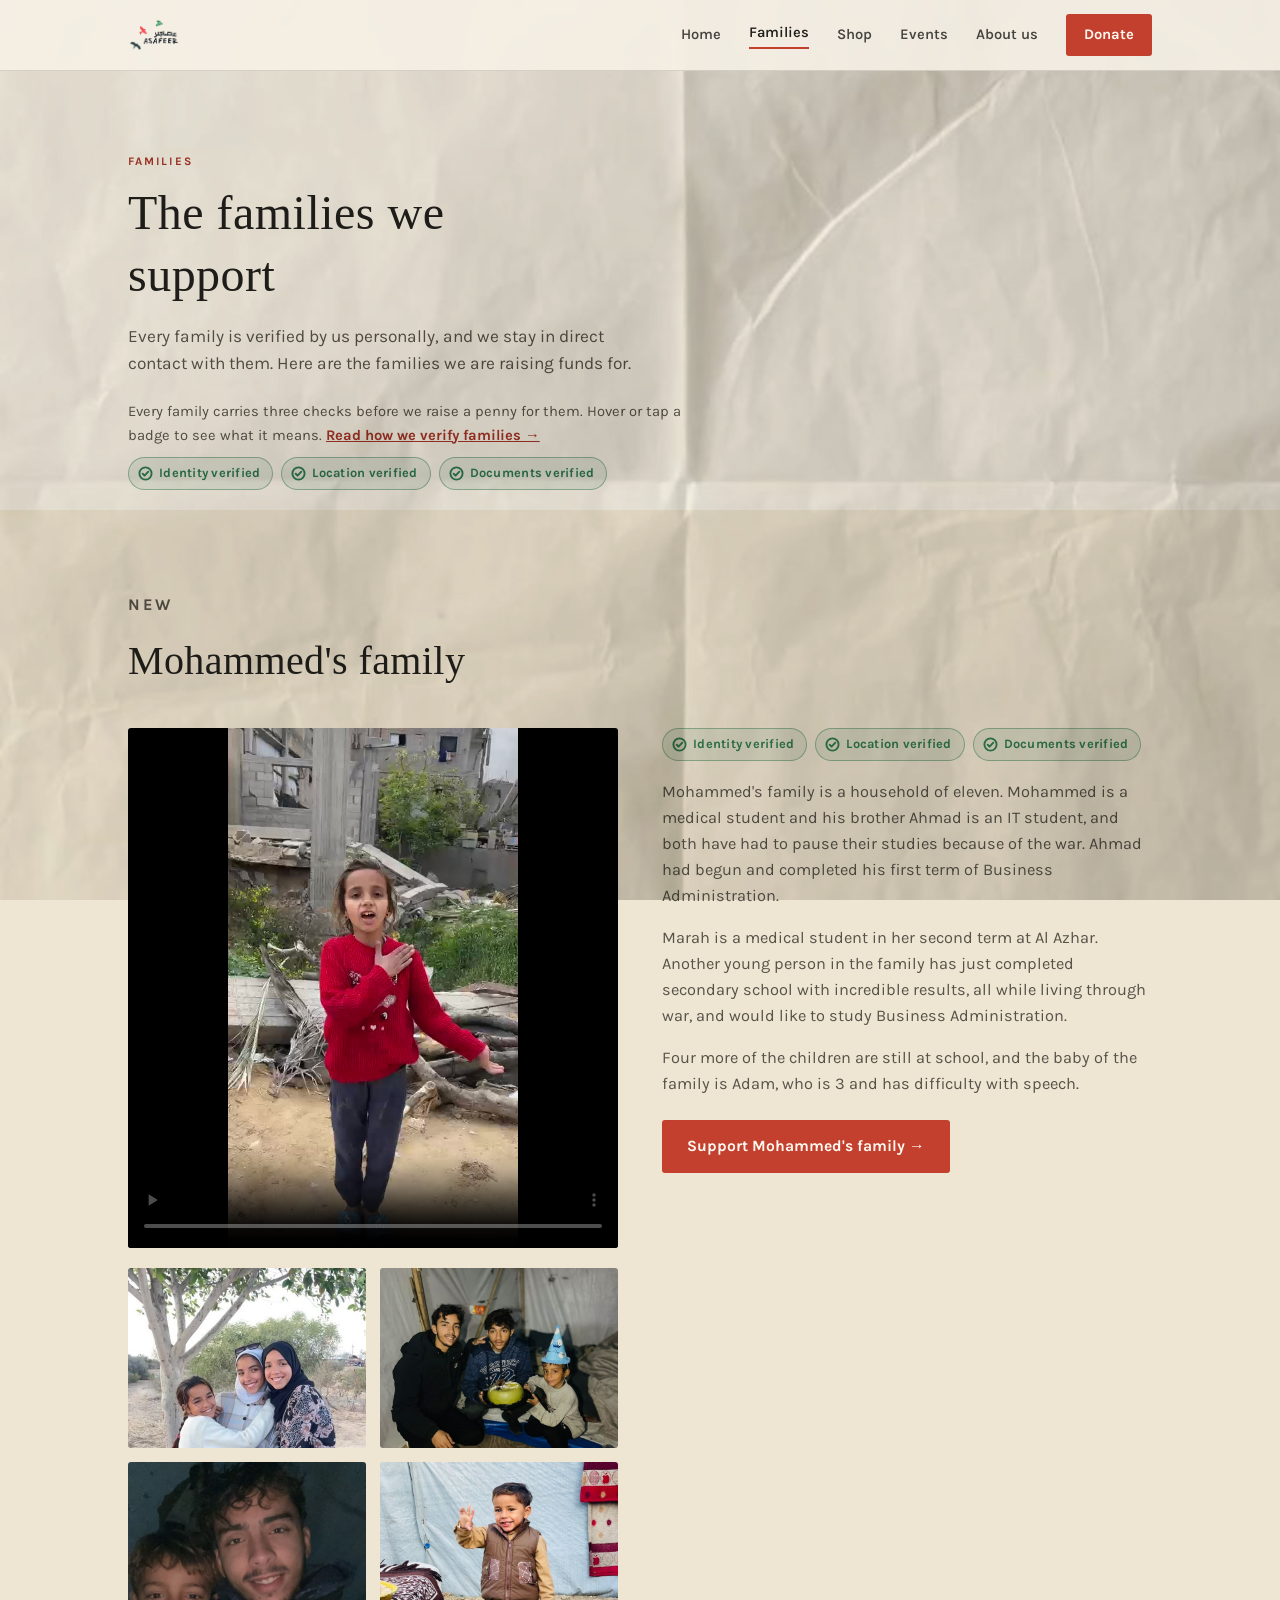
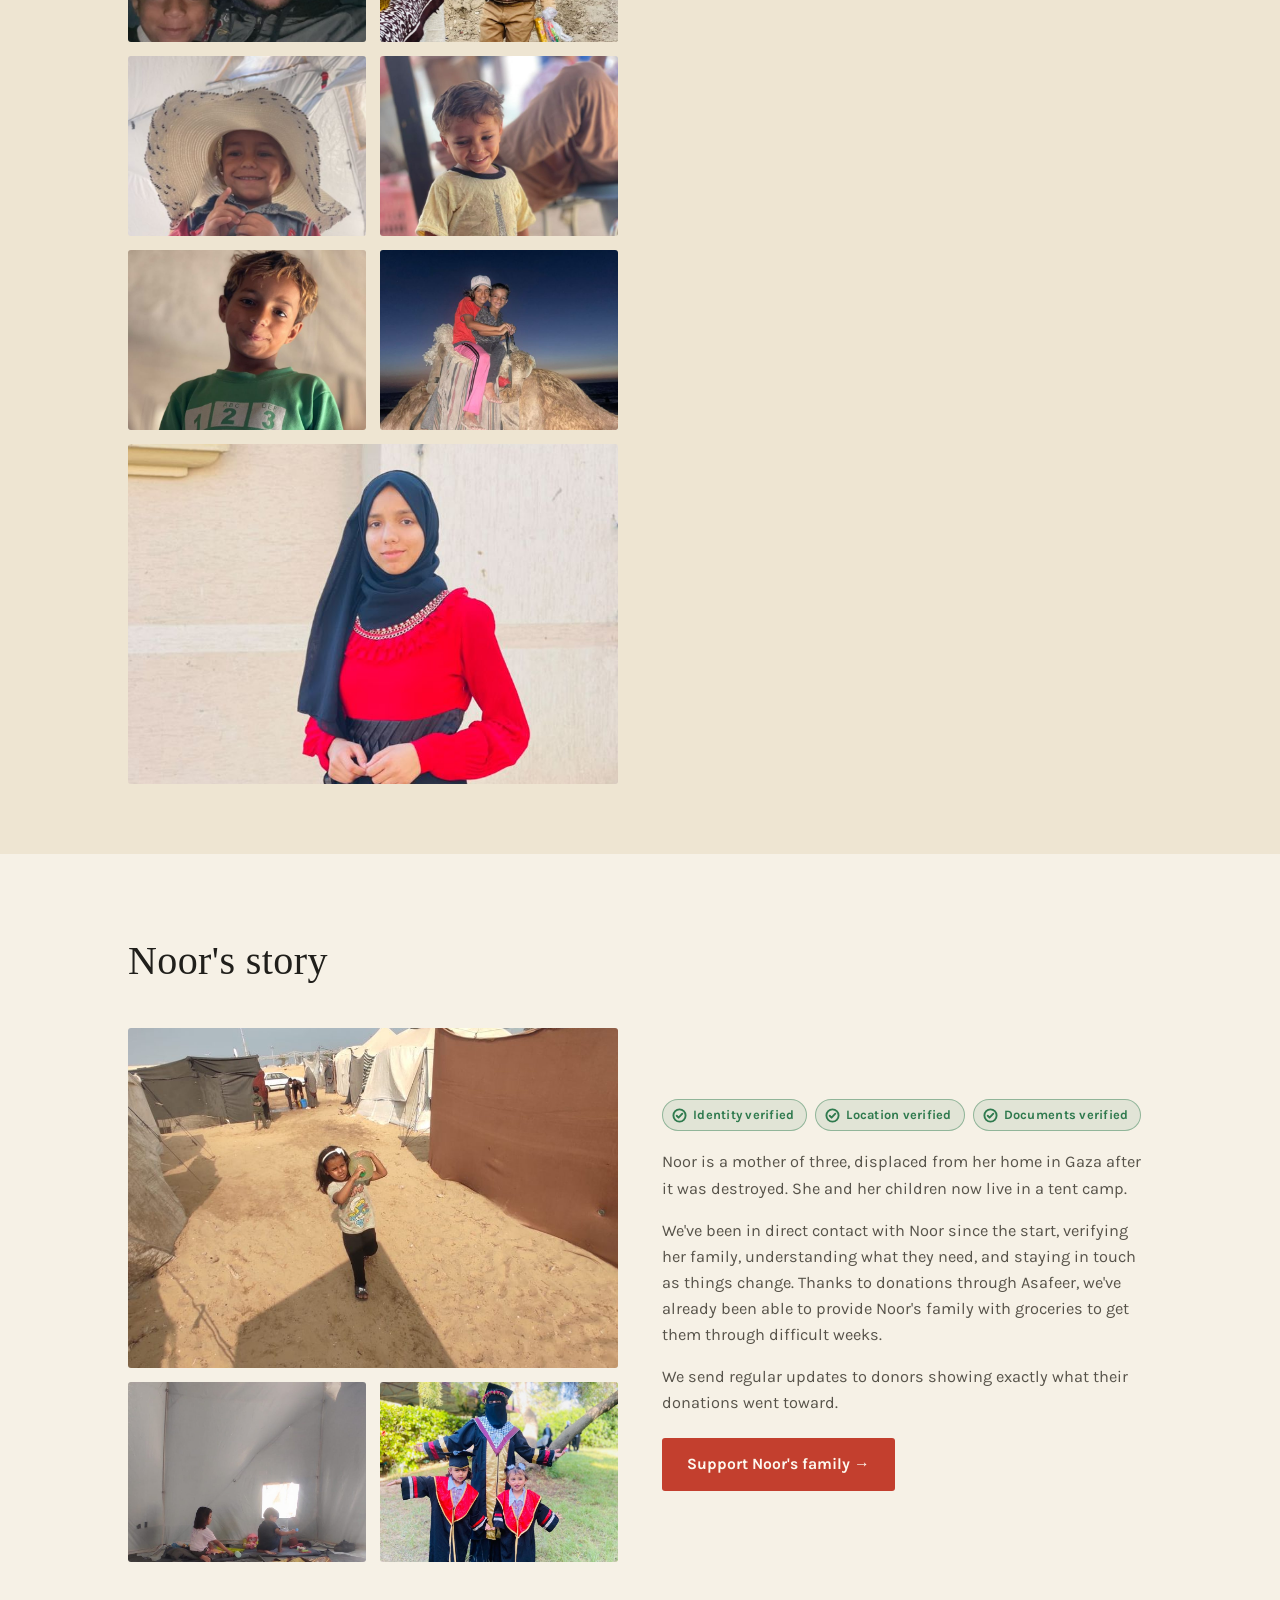
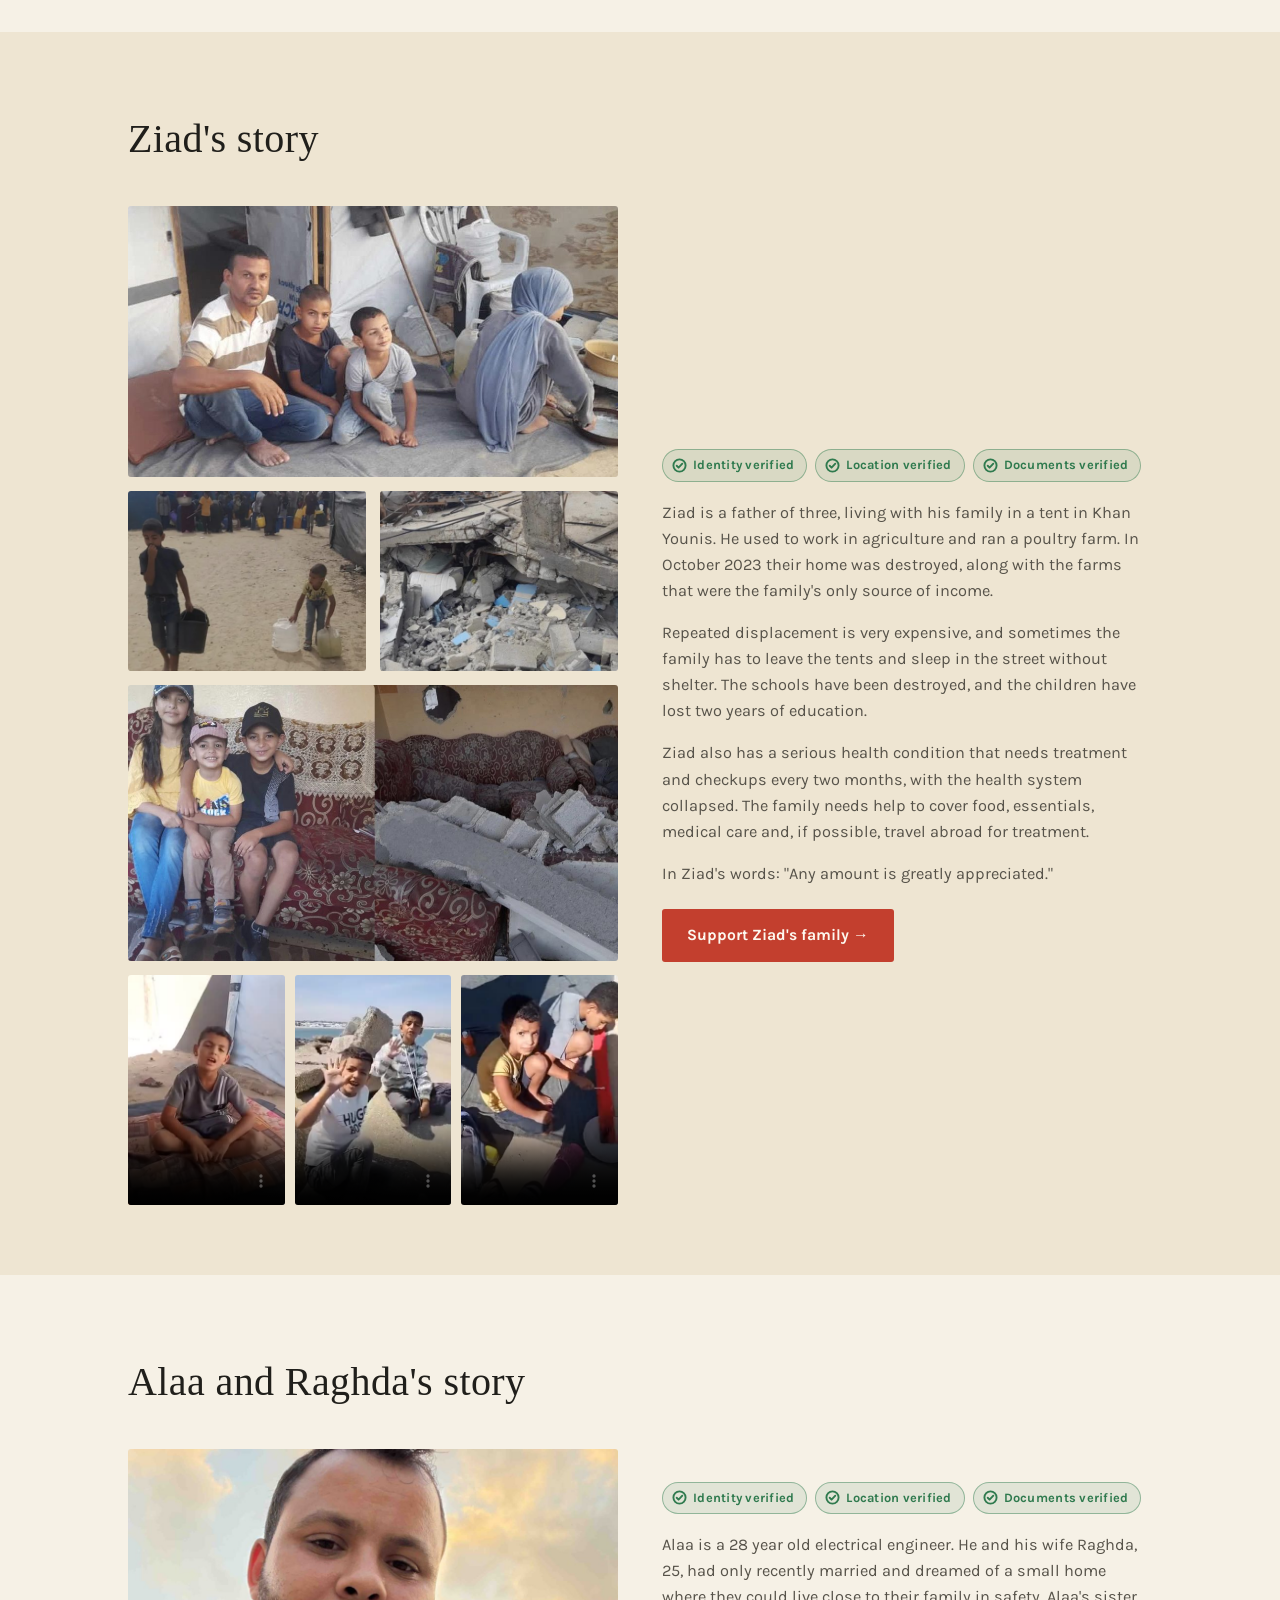
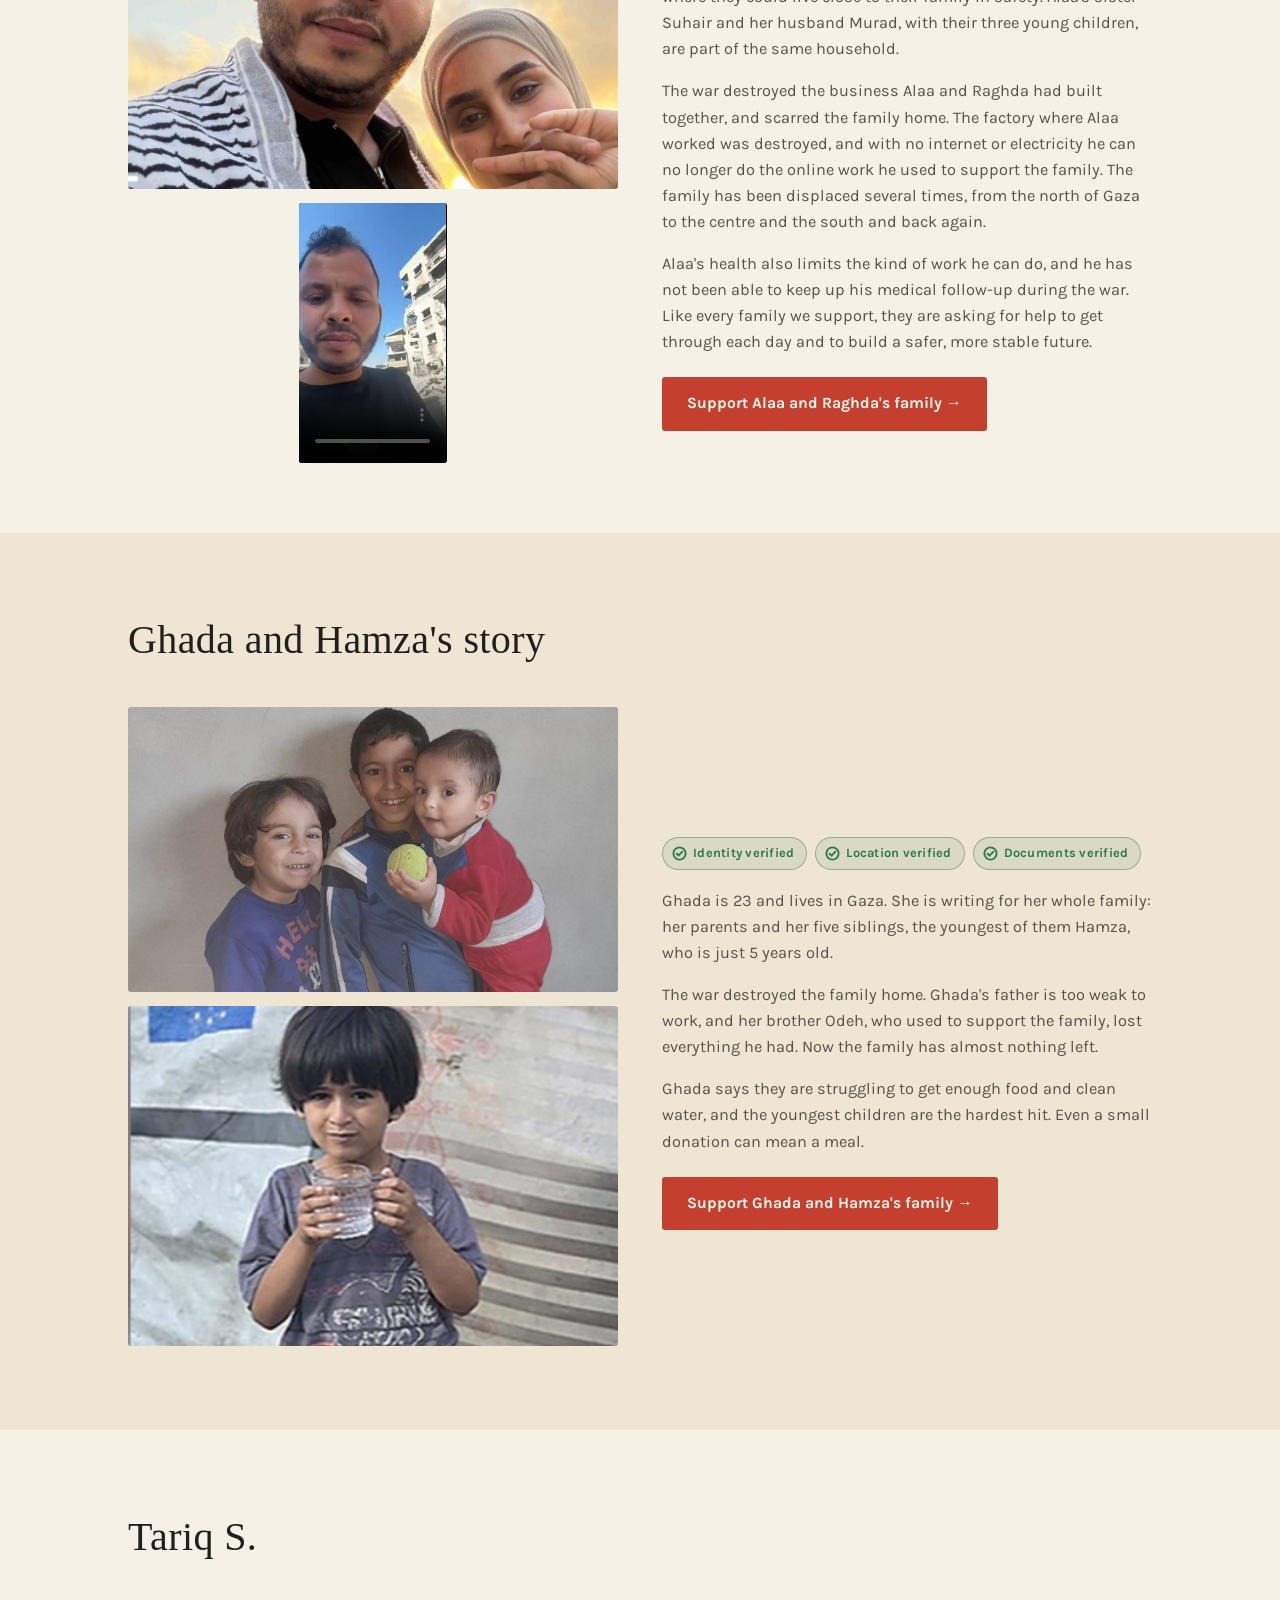
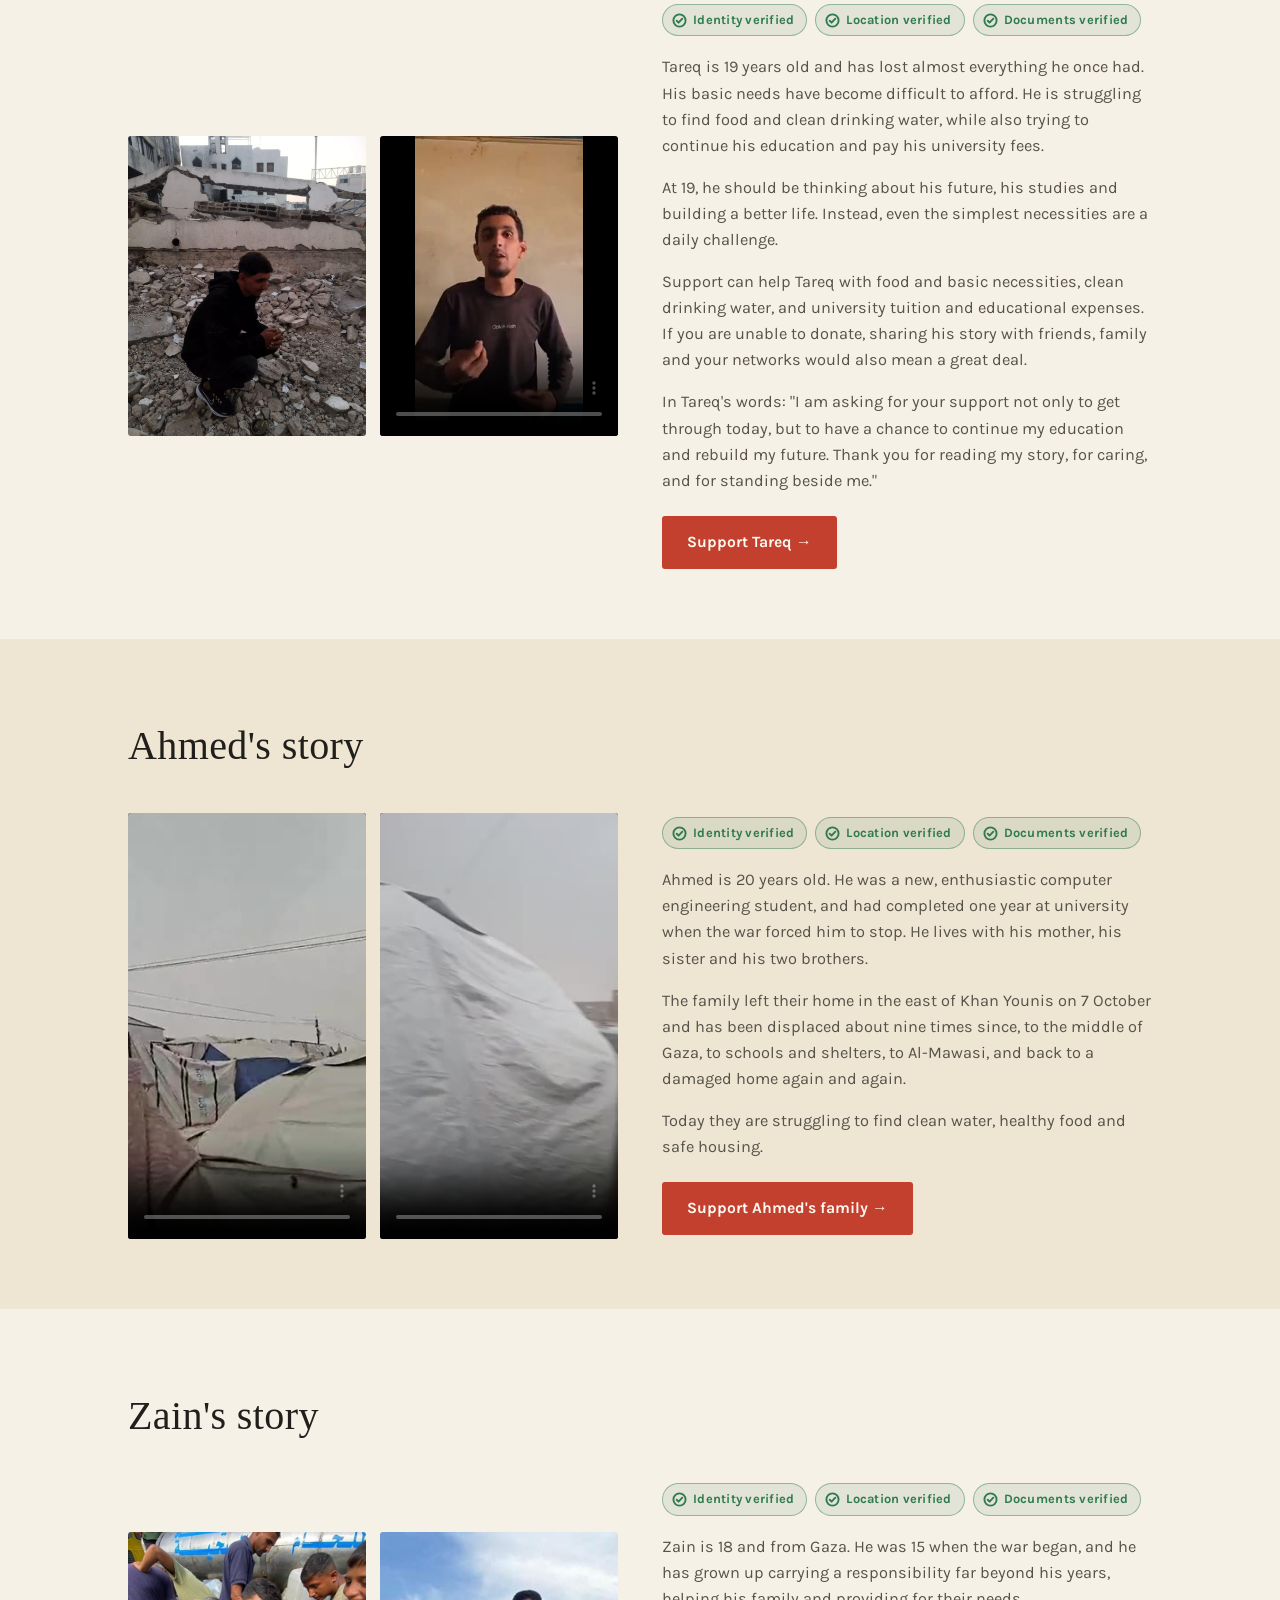
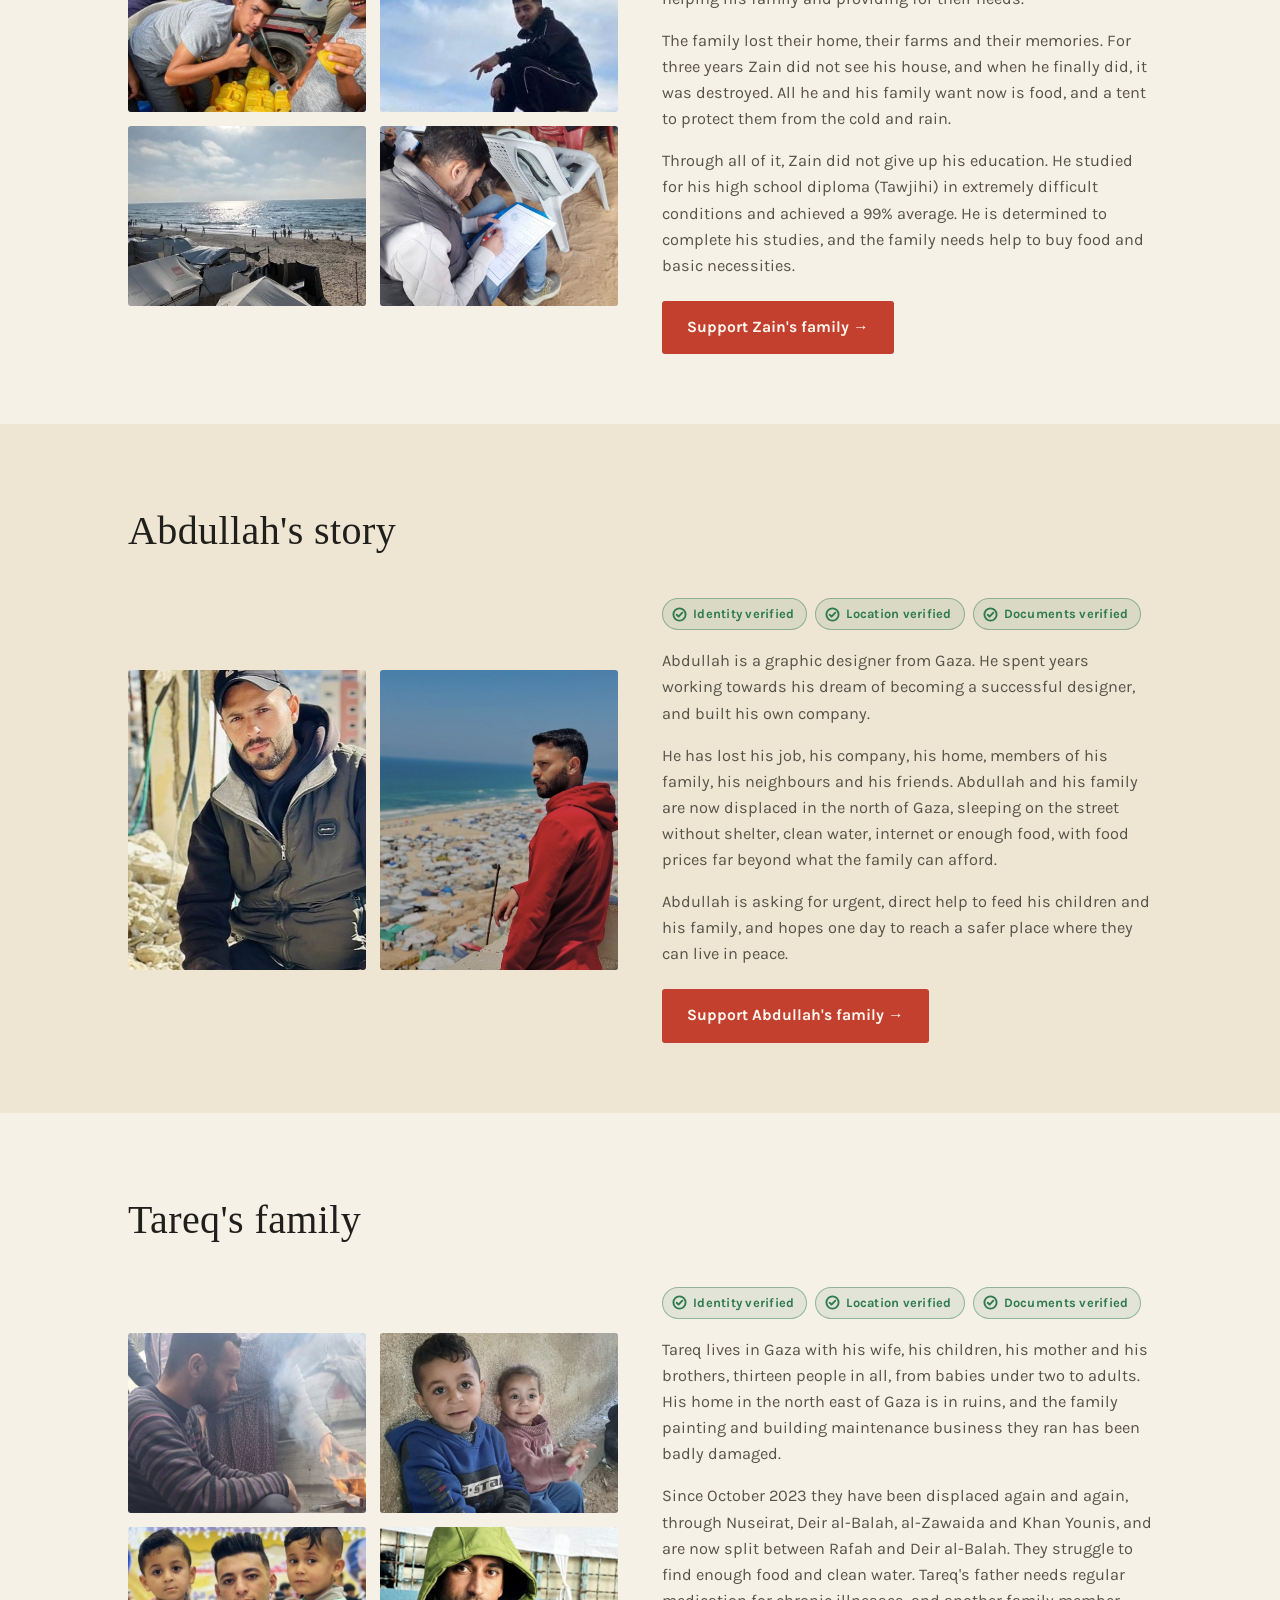
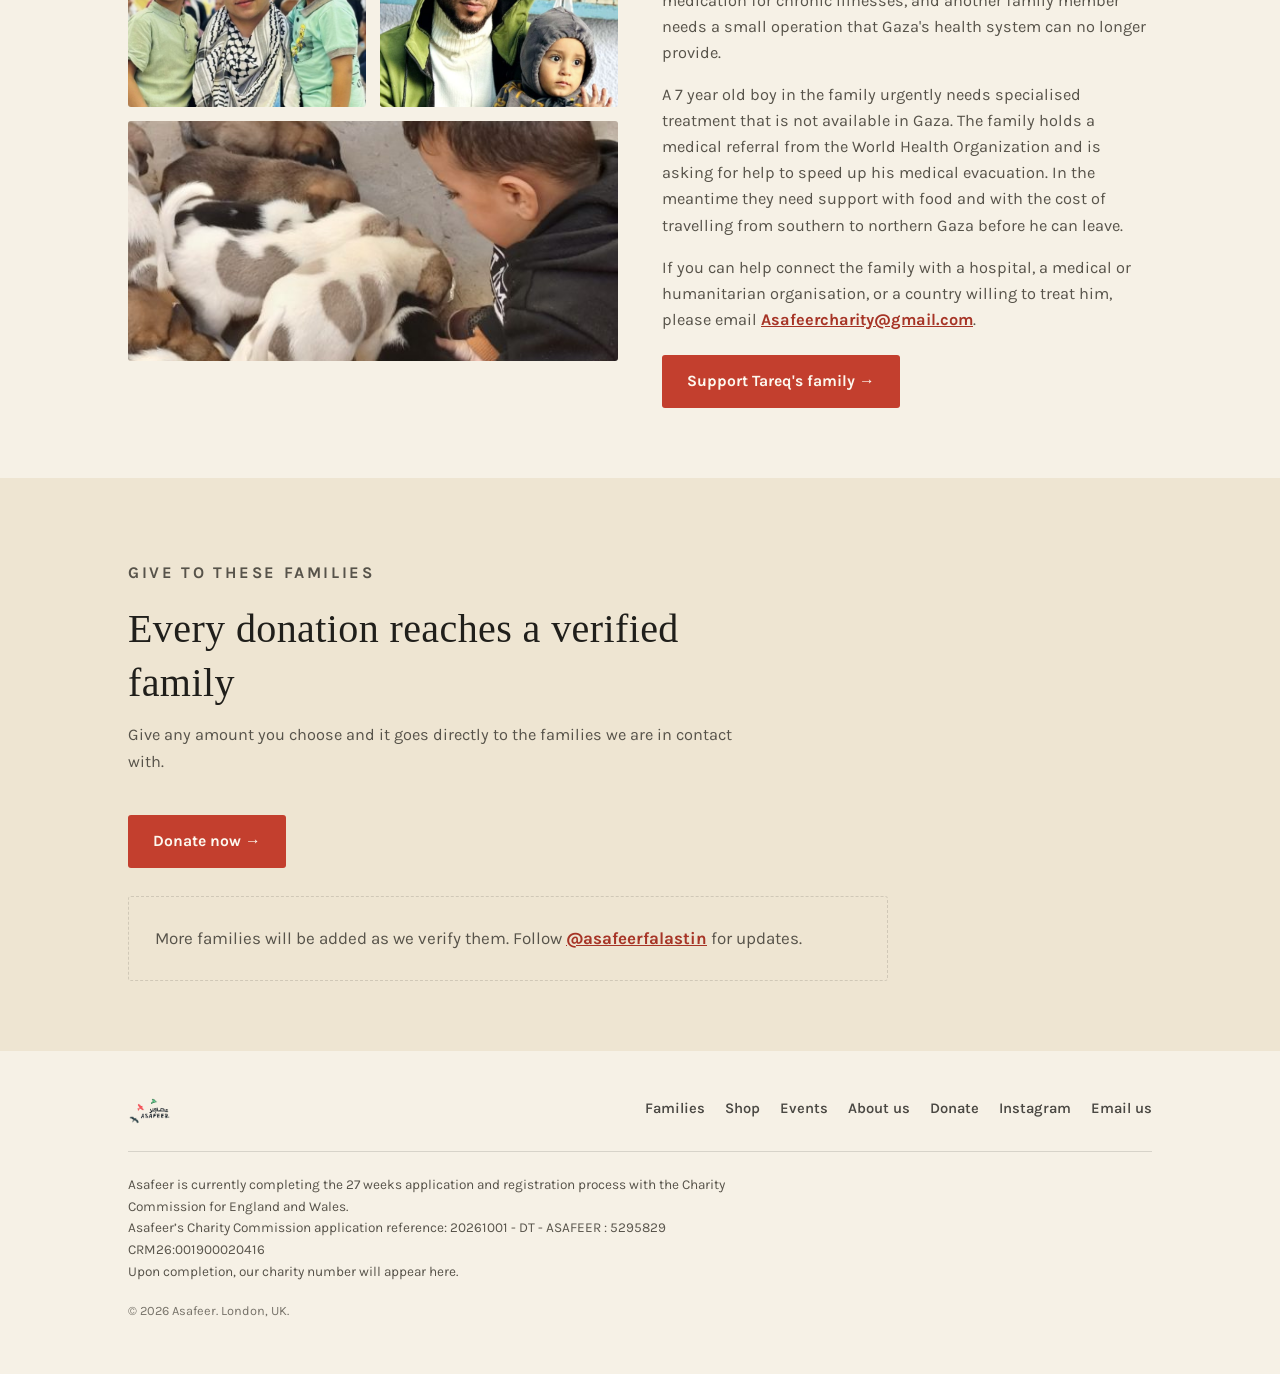
<file: families.html>
<!doctype html>
<html lang="en">
<head>
<meta charset="UTF-8">
<meta name="viewport" content="width=device-width, initial-scale=1.0">
<title>Families | Asafeer</title>
<meta name="description" content="The verified families Asafeer is raising funds for in Gaza, Palestine and Lebanon.">
<link rel="preconnect" href="https://fonts.googleapis.com">
<link rel="preconnect" href="https://fonts.gstatic.com" crossorigin>
<link href="https://fonts.googleapis.com/css2?family=Permanent+Marker&family=Karla:ital,wght@0,400;0,500;0,600;0,700;1,400&display=swap" rel="stylesheet">
<link rel="stylesheet" href="style.css">
</head>
<body>

<nav>
  <div class="wrap">
    <a class="nav-logo" href="index.html"><img src="logo-cropped.png" alt="Asafeer"></a>
    <div class="nav-links">
      <a href="index.html">Home</a><a href="families.html" aria-current="page">Families</a><a href="shop.html">Shop</a><a href="events.html">Events</a><a href="about.html">About us</a>
      <a href="https://pay.sumup.com/b2c/QBG695YY" class="nav-donate" target="_blank" rel="noopener">Donate</a>
    </div>
  </div>
</nav>

<header class="page-head">
  <div class="wrap">
    <p class="eyebrow">FAMILIES</p>
    <h1>The families we support</h1>
    <p class="lede">Every family is verified by us personally, and we stay in direct contact with them. Here are the families we are raising funds for.</p>
    <div class="badge-key">
      <p style="margin:0 0 10px">Every family carries three checks before we raise a penny for them. Hover or tap a badge to see what it means. <a href="about.html#due-diligence" style="color:var(--red-deep);font-weight:700">Read how we verify families →</a></p>
      <div class="badges">
        <span class="badge" title="We have confirmed who this person is through ID and direct contact."><svg viewBox="0 0 16 16" fill="none" stroke="currentColor" stroke-width="2" stroke-linecap="round" stroke-linejoin="round"><circle cx="8" cy="8" r="6.5"/><path d="M5 8.3l2 2 4-4.3"/></svg>Identity verified</span>
        <span class="badge" title="We have confirmed where the family is, through live video calls and location checks."><svg viewBox="0 0 16 16" fill="none" stroke="currentColor" stroke-width="2" stroke-linecap="round" stroke-linejoin="round"><circle cx="8" cy="8" r="6.5"/><path d="M5 8.3l2 2 4-4.3"/></svg>Location verified</span>
        <span class="badge" title="We have checked the family's supporting documents."><svg viewBox="0 0 16 16" fill="none" stroke="currentColor" stroke-width="2" stroke-linecap="round" stroke-linejoin="round"><circle cx="8" cy="8" r="6.5"/><path d="M5 8.3l2 2 4-4.3"/></svg>Documents verified</span>
      </div>
      
    </div>
  </div>
</header>
<section id="mohammed" class="alt reveal">
  <div class="wrap">
    <div class="section-head">
      <p class="eyebrow">NEW</p>
      <h2>Mohammed's family</h2>
    </div>
    <div class="family-grid">
      <div class="family-photos">
        <video controls playsinline preload="metadata" poster="mohammed-video-poster.jpg" src="mohammed-video.mp4" style="width:100%;max-height:520px;border-radius:var(--radius);background:#000;margin-bottom:12px"></video>
        <div class="row2">
          <img src="m-girls-tree.jpg" alt="Three girls from the family standing by a tree" style="object-position:50% 30%">
          <img src="m-cake.jpg" alt="Family members gathered around a birthday cake in a tent" style="object-position:50% 40%">
        </div>
        <div class="row2">
          <img src="m-selfie.jpg" alt="A boy and a young man taking a selfie together" style="object-position:50% 35%">
          <img src="m-wave.jpg" alt="A boy waving at the camera" style="object-position:50% 30%">
        </div>
        <div class="row2">
          <img src="m-hat.jpg" alt="A boy in a straw hat" style="object-position:50% 35%">
          <img src="m-boy-yellow.jpg" alt="A boy in a yellow shirt" style="object-position:50% 30%">
        </div>
        <div class="row2">
          <img src="m-green.jpg" alt="A boy in a green sweater" style="object-position:50% 30%">
          <img src="m-camel.jpg" alt="Two children on a camel at dusk" style="object-position:50% 50%">
        </div>
        <img class="wide" src="m-red-dress.jpg" alt="A girl in a red and black dress" style="max-height:340px;margin-bottom:0;object-position:50% 25%">
      </div>
      <div class="family-text">
      <div class="badges">
        <span class="badge" title="We have confirmed who this person is through ID and direct contact."><svg viewBox="0 0 16 16" fill="none" stroke="currentColor" stroke-width="2" stroke-linecap="round" stroke-linejoin="round"><circle cx="8" cy="8" r="6.5"/><path d="M5 8.3l2 2 4-4.3"/></svg>Identity verified</span>
        <span class="badge" title="We have confirmed where the family is, through live video calls and location checks."><svg viewBox="0 0 16 16" fill="none" stroke="currentColor" stroke-width="2" stroke-linecap="round" stroke-linejoin="round"><circle cx="8" cy="8" r="6.5"/><path d="M5 8.3l2 2 4-4.3"/></svg>Location verified</span>
        <span class="badge" title="We have checked the family's supporting documents."><svg viewBox="0 0 16 16" fill="none" stroke="currentColor" stroke-width="2" stroke-linecap="round" stroke-linejoin="round"><circle cx="8" cy="8" r="6.5"/><path d="M5 8.3l2 2 4-4.3"/></svg>Documents verified</span>
      </div>
      
        <p>Mohammed's family is a household of eleven. Mohammed is a medical student and his brother Ahmad is an IT student, and both have had to pause their studies because of the war. Ahmad had begun and completed his first term of Business Administration.</p>
        <p>Marah is a medical student in her second term at Al Azhar. Another young person in the family has just completed secondary school with incredible results, all while living through war, and would like to study Business Administration.</p>
        <p>Four more of the children are still at school, and the baby of the family is Adam, who is 3 and has difficulty with speech.</p>
        <a class="btn btn-primary" href="https://pay.sumup.com/b2c/QBG695YY" target="_blank" rel="noopener">Support Mohammed's family →</a>
      </div>
    </div>
  </div>
</section>

<section id="noor" class="reveal">
  <div class="wrap">
    <div class="section-head">
      <h2>Noor's story</h2>
    </div>
    <div class="family-grid">
      <div class="family-photos">
        <img src="camp-walk.jpg" alt="Noor's daughter walking through the camp where the family now lives">
        <div class="family-photos-row">
          <img src="studying.jpg" alt="Noor's children studying on the ground, using notebooks brought to the tent">
          <img src="graduation.jpg" alt="Noor with her two daughters at a school graduation ceremony">
        </div>
      </div>
      <div class="family-text">
      <div class="badges">
        <span class="badge" title="We have confirmed who this person is through ID and direct contact."><svg viewBox="0 0 16 16" fill="none" stroke="currentColor" stroke-width="2" stroke-linecap="round" stroke-linejoin="round"><circle cx="8" cy="8" r="6.5"/><path d="M5 8.3l2 2 4-4.3"/></svg>Identity verified</span>
        <span class="badge" title="We have confirmed where the family is, through live video calls and location checks."><svg viewBox="0 0 16 16" fill="none" stroke="currentColor" stroke-width="2" stroke-linecap="round" stroke-linejoin="round"><circle cx="8" cy="8" r="6.5"/><path d="M5 8.3l2 2 4-4.3"/></svg>Location verified</span>
        <span class="badge" title="We have checked the family's supporting documents."><svg viewBox="0 0 16 16" fill="none" stroke="currentColor" stroke-width="2" stroke-linecap="round" stroke-linejoin="round"><circle cx="8" cy="8" r="6.5"/><path d="M5 8.3l2 2 4-4.3"/></svg>Documents verified</span>
      </div>
      
        <p>Noor is a mother of three, displaced from her home in Gaza after it was destroyed. She and her children now live in a tent camp.</p>
        <p>We've been in direct contact with Noor since the start, verifying her family, understanding what they need, and staying in touch as things change. Thanks to donations through Asafeer, we've already been able to provide Noor's family with groceries to get them through difficult weeks.</p>
        <p>We send regular updates to donors showing exactly what their donations went toward.</p>
        <a class="btn btn-primary" href="https://pay.sumup.com/b2c/QBG695YY" target="_blank" rel="noopener">Support Noor's family →</a>
      </div>
    </div>
  </div>
</section>
<section id="ziad" class="alt reveal">
  <div class="wrap">
    <div class="section-head">
      <h2>Ziad's story</h2>
    </div>
    <div class="family-grid">
      <div class="family-photos">
        <img src="ziad-tent.jpg" alt="Ziad and his family in their tent in Khan Younis">
        <div class="row2">
          <img src="ziad-water.jpg" alt="Two of Ziad's children carrying water containers through the camp">
          <img src="ziad-rubble.jpg" alt="The rubble of the family's destroyed home">
        </div>
        <img class="wide" src="ziad-home.jpg" alt="Ziad's children on the sofa at home before, and the same room after it was destroyed">
        <div class="row3"><video controls playsinline preload="metadata" poster="ziad-video1-poster.jpg" src="ziad-video1.mp4"></video><video controls playsinline preload="metadata" poster="ziad-video2-poster.jpg" src="ziad-video2.mp4"></video><video controls playsinline preload="metadata" poster="ziad-video3-poster.jpg" src="ziad-video3.mp4"></video></div>
      </div>
      <div class="family-text">
      <div class="badges">
        <span class="badge" title="We have confirmed who this person is through ID and direct contact."><svg viewBox="0 0 16 16" fill="none" stroke="currentColor" stroke-width="2" stroke-linecap="round" stroke-linejoin="round"><circle cx="8" cy="8" r="6.5"/><path d="M5 8.3l2 2 4-4.3"/></svg>Identity verified</span>
        <span class="badge" title="We have confirmed where the family is, through live video calls and location checks."><svg viewBox="0 0 16 16" fill="none" stroke="currentColor" stroke-width="2" stroke-linecap="round" stroke-linejoin="round"><circle cx="8" cy="8" r="6.5"/><path d="M5 8.3l2 2 4-4.3"/></svg>Location verified</span>
        <span class="badge" title="We have checked the family's supporting documents."><svg viewBox="0 0 16 16" fill="none" stroke="currentColor" stroke-width="2" stroke-linecap="round" stroke-linejoin="round"><circle cx="8" cy="8" r="6.5"/><path d="M5 8.3l2 2 4-4.3"/></svg>Documents verified</span>
      </div>
      
        <p>Ziad is a father of three, living with his family in a tent in Khan Younis. He used to work in agriculture and ran a poultry farm. In October 2023 their home was destroyed, along with the farms that were the family's only source of income.</p>
        <p>Repeated displacement is very expensive, and sometimes the family has to leave the tents and sleep in the street without shelter. The schools have been destroyed, and the children have lost two years of education.</p>
        <p>Ziad also has a serious health condition that needs treatment and checkups every two months, with the health system collapsed. The family needs help to cover food, essentials, medical care and, if possible, travel abroad for treatment.</p>
        <p>In Ziad's words: "Any amount is greatly appreciated."</p>
        <a class="btn btn-primary" href="https://pay.sumup.com/b2c/QBG695YY" target="_blank" rel="noopener">Support Ziad's family →</a>
      </div>
    </div>
  </div>
</section>

<section id="alaa" class="reveal">
  <div class="wrap">
    <div class="section-head">
      <h2>Alaa and Raghda's story</h2>
    </div>
    <div class="family-grid">
      <div class="family-photos">
        <img src="alaa-raghda.jpg" alt="Alaa and his wife Raghda">
        <video class="solo" controls playsinline preload="metadata" poster="alaa-video-poster.jpg" src="alaa-video.mp4"></video>
      </div>
      <div class="family-text">
      <div class="badges">
        <span class="badge" title="We have confirmed who this person is through ID and direct contact."><svg viewBox="0 0 16 16" fill="none" stroke="currentColor" stroke-width="2" stroke-linecap="round" stroke-linejoin="round"><circle cx="8" cy="8" r="6.5"/><path d="M5 8.3l2 2 4-4.3"/></svg>Identity verified</span>
        <span class="badge" title="We have confirmed where the family is, through live video calls and location checks."><svg viewBox="0 0 16 16" fill="none" stroke="currentColor" stroke-width="2" stroke-linecap="round" stroke-linejoin="round"><circle cx="8" cy="8" r="6.5"/><path d="M5 8.3l2 2 4-4.3"/></svg>Location verified</span>
        <span class="badge" title="We have checked the family's supporting documents."><svg viewBox="0 0 16 16" fill="none" stroke="currentColor" stroke-width="2" stroke-linecap="round" stroke-linejoin="round"><circle cx="8" cy="8" r="6.5"/><path d="M5 8.3l2 2 4-4.3"/></svg>Documents verified</span>
      </div>
      
        <p>Alaa is a 28 year old electrical engineer. He and his wife Raghda, 25, had only recently married and dreamed of a small home where they could live close to their family in safety. Alaa's sister Suhair and her husband Murad, with their three young children, are part of the same household.</p>
        <p>The war destroyed the business Alaa and Raghda had built together, and scarred the family home. The factory where Alaa worked was destroyed, and with no internet or electricity he can no longer do the online work he used to support the family. The family has been displaced several times, from the north of Gaza to the centre and the south and back again.</p>
        <p>Alaa's health also limits the kind of work he can do, and he has not been able to keep up his medical follow-up during the war. Like every family we support, they are asking for help to get through each day and to build a safer, more stable future.</p>
        <a class="btn btn-primary" href="https://pay.sumup.com/b2c/QBG695YY" target="_blank" rel="noopener">Support Alaa and Raghda's family →</a>
      </div>
    </div>
  </div>
</section>

<section id="ghada" class="alt reveal">
  <div class="wrap">
    <div class="section-head">
      <h2>Ghada and Hamza's story</h2>
    </div>
    <div class="family-grid">
      <div class="family-photos">
        <img src="ghada-children.jpg" alt="Children of Ghada's family together">
        <img src="ghada-hamza.jpg" alt="Hamza, aged 5, holding a cup of water outside the family's tent" style="object-position:50% 20%">
      </div>
      <div class="family-text">
      <div class="badges">
        <span class="badge" title="We have confirmed who this person is through ID and direct contact."><svg viewBox="0 0 16 16" fill="none" stroke="currentColor" stroke-width="2" stroke-linecap="round" stroke-linejoin="round"><circle cx="8" cy="8" r="6.5"/><path d="M5 8.3l2 2 4-4.3"/></svg>Identity verified</span>
        <span class="badge" title="We have confirmed where the family is, through live video calls and location checks."><svg viewBox="0 0 16 16" fill="none" stroke="currentColor" stroke-width="2" stroke-linecap="round" stroke-linejoin="round"><circle cx="8" cy="8" r="6.5"/><path d="M5 8.3l2 2 4-4.3"/></svg>Location verified</span>
        <span class="badge" title="We have checked the family's supporting documents."><svg viewBox="0 0 16 16" fill="none" stroke="currentColor" stroke-width="2" stroke-linecap="round" stroke-linejoin="round"><circle cx="8" cy="8" r="6.5"/><path d="M5 8.3l2 2 4-4.3"/></svg>Documents verified</span>
      </div>
      
        <p>Ghada is 23 and lives in Gaza. She is writing for her whole family: her parents and her five siblings, the youngest of them Hamza, who is just 5 years old.</p>
        <p>The war destroyed the family home. Ghada's father is too weak to work, and her brother Odeh, who used to support the family, lost everything he had. Now the family has almost nothing left.</p>
        <p>Ghada says they are struggling to get enough food and clean water, and the youngest children are the hardest hit. Even a small donation can mean a meal.</p>
        <a class="btn btn-primary" href="https://pay.sumup.com/b2c/QBG695YY" target="_blank" rel="noopener">Support Ghada and Hamza's family →</a>
      </div>
    </div>
  </div>
</section>

<section id="tareq-student" class="reveal">
  <div class="wrap">
    <div class="section-head">
      <h2>Tariq S.</h2>
    </div>
    <div class="family-grid">
      <div class="family-photos">
        <div class="row2" style="margin-bottom:0">
          <img src="tareq19-rubble.jpg" alt="Tareq crouching among rubble" style="height:300px;object-position:50% 60%">
          <video controls playsinline preload="metadata" poster="tareq19-video-poster.jpg" src="tareq19-video.mp4" style="height:300px;object-fit:contain"></video>
        </div>
      </div>
      <div class="family-text">
      <div class="badges">
        <span class="badge" title="We have confirmed who this person is through ID and direct contact."><svg viewBox="0 0 16 16" fill="none" stroke="currentColor" stroke-width="2" stroke-linecap="round" stroke-linejoin="round"><circle cx="8" cy="8" r="6.5"/><path d="M5 8.3l2 2 4-4.3"/></svg>Identity verified</span>
        <span class="badge" title="We have confirmed where the family is, through live video calls and location checks."><svg viewBox="0 0 16 16" fill="none" stroke="currentColor" stroke-width="2" stroke-linecap="round" stroke-linejoin="round"><circle cx="8" cy="8" r="6.5"/><path d="M5 8.3l2 2 4-4.3"/></svg>Location verified</span>
        <span class="badge" title="We have checked the family's supporting documents."><svg viewBox="0 0 16 16" fill="none" stroke="currentColor" stroke-width="2" stroke-linecap="round" stroke-linejoin="round"><circle cx="8" cy="8" r="6.5"/><path d="M5 8.3l2 2 4-4.3"/></svg>Documents verified</span>
      </div>
      
        <p>Tareq is 19 years old and has lost almost everything he once had. His basic needs have become difficult to afford. He is struggling to find food and clean drinking water, while also trying to continue his education and pay his university fees.</p>
        <p>At 19, he should be thinking about his future, his studies and building a better life. Instead, even the simplest necessities are a daily challenge.</p>
        <p>Support can help Tareq with food and basic necessities, clean drinking water, and university tuition and educational expenses. If you are unable to donate, sharing his story with friends, family and your networks would also mean a great deal.</p>
        <p>In Tareq's words: "I am asking for your support not only to get through today, but to have a chance to continue my education and rebuild my future. Thank you for reading my story, for caring, and for standing beside me."</p>
        <a class="btn btn-primary" href="https://pay.sumup.com/b2c/QBG695YY" target="_blank" rel="noopener">Support Tareq →</a>
      </div>
    </div>
  </div>
</section>

<section id="ahmed" class="alt reveal">
  <div class="wrap">
    <div class="section-head">
      <h2>Ahmed's story</h2>
    </div>
    <div class="family-grid">
      <div class="family-photos">
        <div class="row2" style="margin-bottom:0">
          <video controls playsinline preload="metadata" poster="ahmed-video-poster.jpg" aria-label="Ahmed speaking from the camp where his family lives"><source src="ahmed-video.mp4" type="video/mp4"></video>
          <video controls playsinline preload="metadata" poster="ahmed-camp-poster.jpg" aria-label="The tent camp where Ahmed's family lives, in the rain"><source src="ahmed-camp.mp4" type="video/mp4"></video>
        </div>
      </div>
      <div class="family-text">
      <div class="badges">
        <span class="badge" title="We have confirmed who this person is through ID and direct contact."><svg viewBox="0 0 16 16" fill="none" stroke="currentColor" stroke-width="2" stroke-linecap="round" stroke-linejoin="round"><circle cx="8" cy="8" r="6.5"/><path d="M5 8.3l2 2 4-4.3"/></svg>Identity verified</span>
        <span class="badge" title="We have confirmed where the family is, through live video calls and location checks."><svg viewBox="0 0 16 16" fill="none" stroke="currentColor" stroke-width="2" stroke-linecap="round" stroke-linejoin="round"><circle cx="8" cy="8" r="6.5"/><path d="M5 8.3l2 2 4-4.3"/></svg>Location verified</span>
        <span class="badge" title="We have checked the family's supporting documents."><svg viewBox="0 0 16 16" fill="none" stroke="currentColor" stroke-width="2" stroke-linecap="round" stroke-linejoin="round"><circle cx="8" cy="8" r="6.5"/><path d="M5 8.3l2 2 4-4.3"/></svg>Documents verified</span>
      </div>
      
        <p>Ahmed is 20 years old. He was a new, enthusiastic computer engineering student, and had completed one year at university when the war forced him to stop. He lives with his mother, his sister and his two brothers.</p>
        <p>The family left their home in the east of Khan Younis on 7 October and has been displaced about nine times since, to the middle of Gaza, to schools and shelters, to Al-Mawasi, and back to a damaged home again and again.</p>
        <p>Today they are struggling to find clean water, healthy food and safe housing.</p>
        <a class="btn btn-primary" href="https://pay.sumup.com/b2c/QBG695YY" target="_blank" rel="noopener">Support Ahmed's family →</a>
      </div>
    </div>
  </div>
</section>

<section id="zain" class="reveal">
  <div class="wrap">
    <div class="section-head">
      <h2>Zain's story</h2>
    </div>
    <div class="family-grid">
      <div class="family-photos">
        <div class="row2">
          <img src="zain-water.jpg" alt="Young men gathered around a water tanker in Gaza, filling containers" style="object-position:50% 30%">
          <img src="zain-rubble.jpg" alt="Zain sitting on top of a damaged building" style="object-position:70% 50%">
        </div>
        <div class="row2" style="margin-bottom:0">
          <img src="zain-beach.jpg" alt="Tents along the shore in Gaza" style="object-position:50% 55%">
          <img src="zain-exam.jpg" alt="A young man filling in a form while seated in a tent" style="object-position:50% 25%">
        </div>
      </div>
      <div class="family-text">
      <div class="badges">
        <span class="badge" title="We have confirmed who this person is through ID and direct contact."><svg viewBox="0 0 16 16" fill="none" stroke="currentColor" stroke-width="2" stroke-linecap="round" stroke-linejoin="round"><circle cx="8" cy="8" r="6.5"/><path d="M5 8.3l2 2 4-4.3"/></svg>Identity verified</span>
        <span class="badge" title="We have confirmed where the family is, through live video calls and location checks."><svg viewBox="0 0 16 16" fill="none" stroke="currentColor" stroke-width="2" stroke-linecap="round" stroke-linejoin="round"><circle cx="8" cy="8" r="6.5"/><path d="M5 8.3l2 2 4-4.3"/></svg>Location verified</span>
        <span class="badge" title="We have checked the family's supporting documents."><svg viewBox="0 0 16 16" fill="none" stroke="currentColor" stroke-width="2" stroke-linecap="round" stroke-linejoin="round"><circle cx="8" cy="8" r="6.5"/><path d="M5 8.3l2 2 4-4.3"/></svg>Documents verified</span>
      </div>
      
        <p>Zain is 18 and from Gaza. He was 15 when the war began, and he has grown up carrying a responsibility far beyond his years, helping his family and providing for their needs.</p>
        <p>The family lost their home, their farms and their memories. For three years Zain did not see his house, and when he finally did, it was destroyed. All he and his family want now is food, and a tent to protect them from the cold and rain.</p>
        <p>Through all of it, Zain did not give up his education. He studied for his high school diploma (Tawjihi) in extremely difficult conditions and achieved a 99% average. He is determined to complete his studies, and the family needs help to buy food and basic necessities.</p>
        <a class="btn btn-primary" href="https://pay.sumup.com/b2c/QBG695YY" target="_blank" rel="noopener">Support Zain's family →</a>
      </div>
    </div>
  </div>
</section>

<section id="abdullah" class="alt reveal">
  <div class="wrap">
    <div class="section-head">
      <h2>Abdullah's story</h2>
    </div>
    <div class="family-grid">
      <div class="family-photos">
        <div class="row2" style="margin-bottom:0">
          <img src="abdullah-rubble.jpg" alt="Abdullah crouching among rubble" style="height:300px;object-position:62% 30%">
          <img src="abdullah-camp.jpg" alt="Abdullah looking out over a tent camp by the sea" style="height:300px;object-position:80% 30%">
        </div>
      </div>
      <div class="family-text">
      <div class="badges">
        <span class="badge" title="We have confirmed who this person is through ID and direct contact."><svg viewBox="0 0 16 16" fill="none" stroke="currentColor" stroke-width="2" stroke-linecap="round" stroke-linejoin="round"><circle cx="8" cy="8" r="6.5"/><path d="M5 8.3l2 2 4-4.3"/></svg>Identity verified</span>
        <span class="badge" title="We have confirmed where the family is, through live video calls and location checks."><svg viewBox="0 0 16 16" fill="none" stroke="currentColor" stroke-width="2" stroke-linecap="round" stroke-linejoin="round"><circle cx="8" cy="8" r="6.5"/><path d="M5 8.3l2 2 4-4.3"/></svg>Location verified</span>
        <span class="badge" title="We have checked the family's supporting documents."><svg viewBox="0 0 16 16" fill="none" stroke="currentColor" stroke-width="2" stroke-linecap="round" stroke-linejoin="round"><circle cx="8" cy="8" r="6.5"/><path d="M5 8.3l2 2 4-4.3"/></svg>Documents verified</span>
      </div>
      
        <p>Abdullah is a graphic designer from Gaza. He spent years working towards his dream of becoming a successful designer, and built his own company.</p>
        <p>He has lost his job, his company, his home, members of his family, his neighbours and his friends. Abdullah and his family are now displaced in the north of Gaza, sleeping on the street without shelter, clean water, internet or enough food, with food prices far beyond what the family can afford.</p>
        <p>Abdullah is asking for urgent, direct help to feed his children and his family, and hopes one day to reach a safer place where they can live in peace.</p>
        <a class="btn btn-primary" href="https://pay.sumup.com/b2c/QBG695YY" target="_blank" rel="noopener">Support Abdullah's family →</a>
      </div>
    </div>
  </div>
</section>

<section id="tareq" class="reveal">
  <div class="wrap">
    <div class="section-head">
      <h2>Tareq's family</h2>
    </div>
    <div class="family-grid">
      <div class="family-photos">
        <div class="row2">
          <img src="tareq-fire.jpg" alt="A man and his mother preparing food over a fire at a shelter" style="object-position:30% 30%">
          <img src="tareq-children.jpg" alt="Two young children from the family sitting together" style="object-position:40% 30%">
        </div>
        <div class="row2">
          <img src="tareq-brother.jpg" alt="A young man from the family with two small children" style="object-position:50% 25%">
          <img src="tareq-toddler.jpg" alt="A father and his toddler, both in hooded jackets" style="object-position:50% 25%">
        </div>
        <img class="wide" src="tareq-puppies.jpg" alt="A child from the family feeding a litter of puppies at the shelter" style="max-height:240px;margin-bottom:0;object-position:50% 40%">
      </div>
      <div class="family-text">
      <div class="badges">
        <span class="badge" title="We have confirmed who this person is through ID and direct contact."><svg viewBox="0 0 16 16" fill="none" stroke="currentColor" stroke-width="2" stroke-linecap="round" stroke-linejoin="round"><circle cx="8" cy="8" r="6.5"/><path d="M5 8.3l2 2 4-4.3"/></svg>Identity verified</span>
        <span class="badge" title="We have confirmed where the family is, through live video calls and location checks."><svg viewBox="0 0 16 16" fill="none" stroke="currentColor" stroke-width="2" stroke-linecap="round" stroke-linejoin="round"><circle cx="8" cy="8" r="6.5"/><path d="M5 8.3l2 2 4-4.3"/></svg>Location verified</span>
        <span class="badge" title="We have checked the family's supporting documents."><svg viewBox="0 0 16 16" fill="none" stroke="currentColor" stroke-width="2" stroke-linecap="round" stroke-linejoin="round"><circle cx="8" cy="8" r="6.5"/><path d="M5 8.3l2 2 4-4.3"/></svg>Documents verified</span>
      </div>
      
        <p>Tareq lives in Gaza with his wife, his children, his mother and his brothers, thirteen people in all, from babies under two to adults. His home in the north east of Gaza is in ruins, and the family painting and building maintenance business they ran has been badly damaged.</p>
        <p>Since October 2023 they have been displaced again and again, through Nuseirat, Deir al-Balah, al-Zawaida and Khan Younis, and are now split between Rafah and Deir al-Balah. They struggle to find enough food and clean water. Tareq's father needs regular medication for chronic illnesses, and another family member needs a small operation that Gaza's health system can no longer provide.</p>
        <p>A 7 year old boy in the family urgently needs specialised treatment that is not available in Gaza. The family holds a medical referral from the World Health Organization and is asking for help to speed up his medical evacuation. In the meantime they need support with food and with the cost of travelling from southern to northern Gaza before he can leave.</p>
        <p>If you can help connect the family with a hospital, a medical or humanitarian organisation, or a country willing to treat him, please email <a href="mailto:Asafeercharity@gmail.com" style="color:var(--red-deep);font-weight:700">Asafeercharity@gmail.com</a>.</p>
        <a class="btn btn-primary" href="https://pay.sumup.com/b2c/QBG695YY" target="_blank" rel="noopener">Support Tareq's family →</a>
      </div>
    </div>
  </div>
</section>

<section class="alt reveal">
  <div class="wrap">
    <div class="section-head">
      <p class="eyebrow">GIVE TO THESE FAMILIES</p>
      <h2>Every donation reaches a verified family</h2>
      <p>Give any amount you choose and it goes directly to the families we are in contact with.</p>
    </div>
    <a class="btn btn-primary" href="https://pay.sumup.com/b2c/QBG695YY" target="_blank" rel="noopener">Donate now →</a>
    <div class="empty-note" style="margin-top:28px">
      <p>More families will be added as we verify them. Follow <a href="https://www.instagram.com/asafeerfalastin/" target="_blank" rel="noopener">@asafeerfalastin</a> for updates.</p>
    </div>
  </div>
</section>

<footer>
  <div class="wrap">
    <div class="footer-top">
      <div class="footer-brand">
        <img src="logo-cropped.png" alt="Asafeer">
      </div>
      <div class="footer-links">
        <a href="families.html">Families</a>
        <a href="shop.html">Shop</a>
        <a href="events.html">Events</a>
        <a href="about.html">About us</a>
        <a href="https://pay.sumup.com/b2c/QBG695YY" target="_blank" rel="noopener">Donate</a>
        <a href="https://www.instagram.com/asafeerfalastin/" target="_blank" rel="noopener">Instagram</a>
        <a href="mailto:Asafeercharity@gmail.com">Email us</a>
      </div>
    </div>
    <p class="footer-note">Asafeer is currently completing the 27 weeks application and registration process with the Charity Commission for England and Wales.<br>Asafeer’s Charity Commission application reference: 20261001 - DT - ASAFEER : 5295829 CRM26:001900020416<br>Upon completion, our charity number will appear here.</p>
    <p class="footer-copy">© <span id="year"></span> Asafeer. London, UK.</p>
  </div>
</footer>

<script src="site.js"></script>
</body>
</html>
</file>
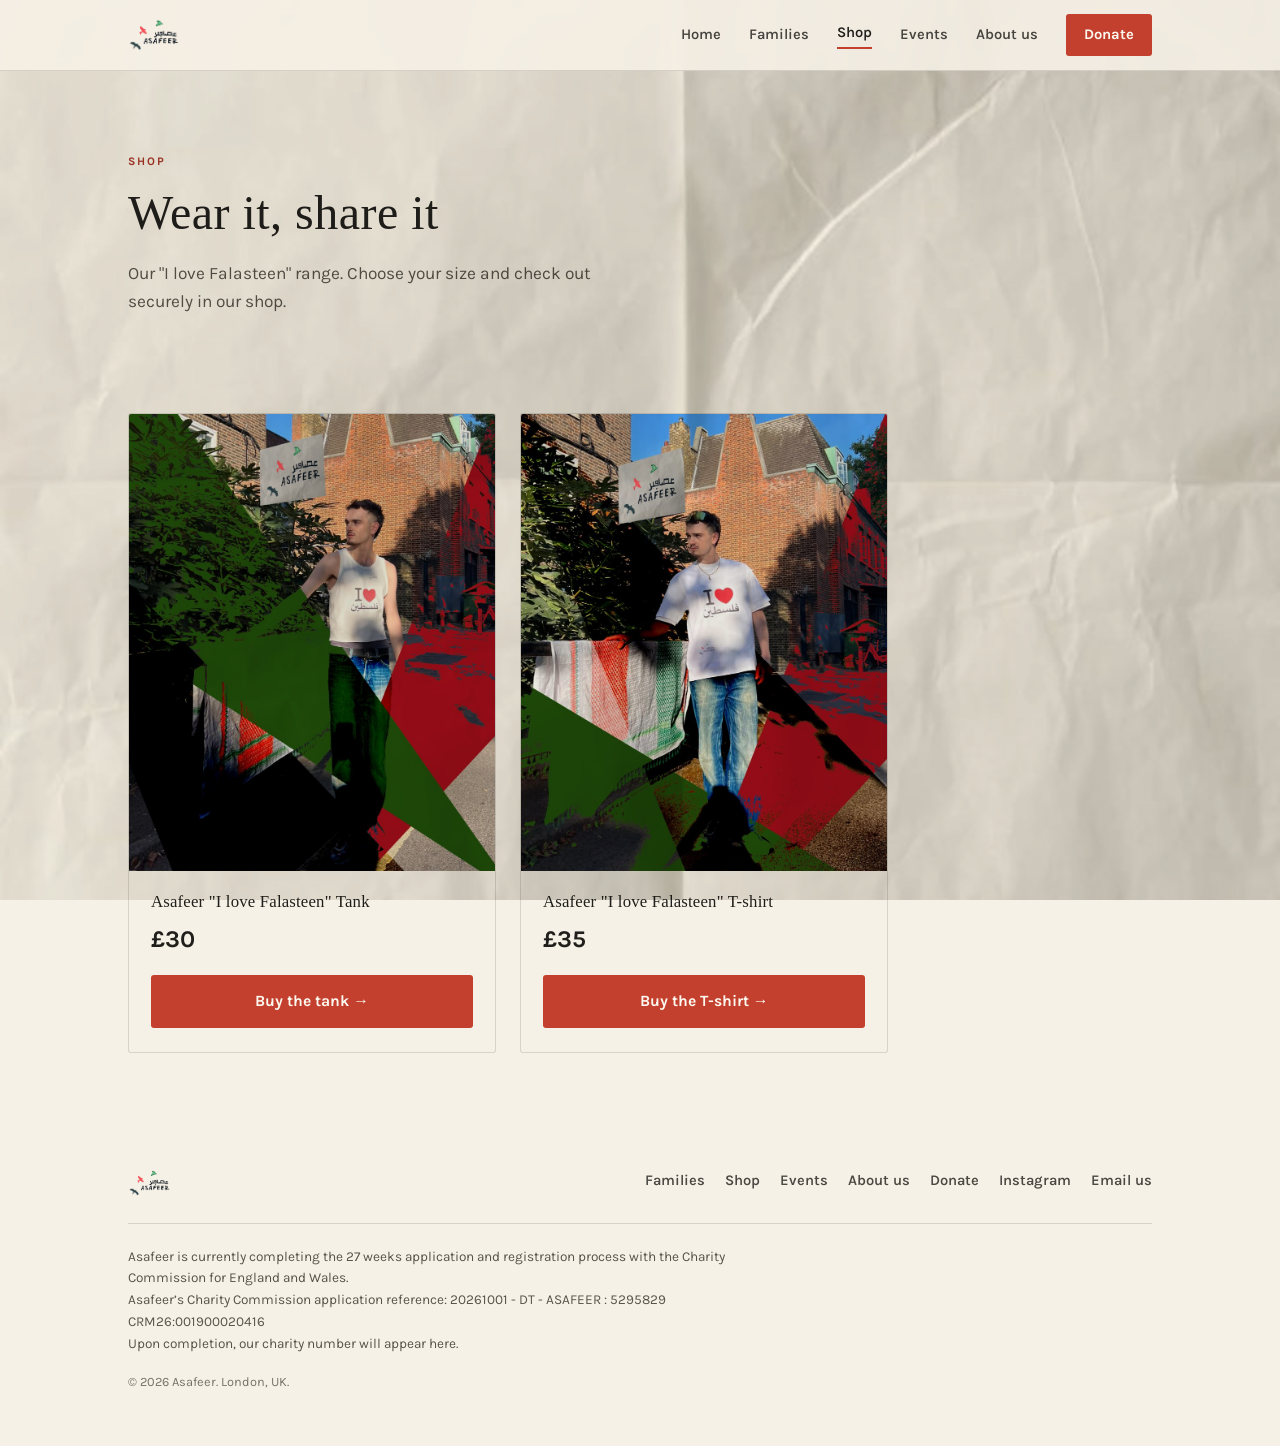
<file: shop.html>
<!doctype html>
<html lang="en">
<head>
<meta charset="UTF-8">
<meta name="viewport" content="width=device-width, initial-scale=1.0">
<title>Shop | Asafeer</title>
<meta name="description" content="Asafeer "I love Falasteen" tank and T-shirt.">
<link rel="preconnect" href="https://fonts.googleapis.com">
<link rel="preconnect" href="https://fonts.gstatic.com" crossorigin>
<link href="https://fonts.googleapis.com/css2?family=Permanent+Marker&family=Karla:ital,wght@0,400;0,500;0,600;0,700;1,400&display=swap" rel="stylesheet">
<link rel="stylesheet" href="style.css">
</head>
<body>

<nav>
  <div class="wrap">
    <a class="nav-logo" href="index.html"><img src="logo-cropped.png" alt="Asafeer"></a>
    <div class="nav-links">
      <a href="index.html">Home</a><a href="families.html">Families</a><a href="shop.html" aria-current="page">Shop</a><a href="events.html">Events</a><a href="about.html">About us</a>
      <a href="https://pay.sumup.com/b2c/QBG695YY" class="nav-donate" target="_blank" rel="noopener">Donate</a>
    </div>
  </div>
</nav>

<header class="page-head">
  <div class="wrap">
    <p class="eyebrow">SHOP</p>
    <h1>Wear it, share it</h1>
    <p class="lede">Our "I love Falasteen" range. Choose your size and check out securely in our shop.</p>
  </div>
</header>
<section id="shop" class="reveal">
  <div class="wrap">
    <div class="shop-grid">
      <div class="shop-item">
        <div class="shop-art"><img src="shirt-tank.jpg" alt="Asafeer I love Falasteen tank top" loading="lazy"></div>
        <div class="shop-body">
          <h3>Asafeer "I love Falasteen" Tank</h3>
          <p class="shop-price">£30</p>
          <a class="btn btn-primary" href="https://asafeer.bigcartel.com/product/asafeer-i-love-falasteen-tank" target="_blank" rel="noopener">Buy the tank →</a>
        </div>
      </div>
      <div class="shop-item">
        <div class="shop-art"><img src="shirt-tee.jpg" alt="Asafeer I love Falasteen T-shirt" loading="lazy"></div>
        <div class="shop-body">
          <h3>Asafeer "I love Falasteen" T-shirt</h3>
          <p class="shop-price">£35</p>
          <a class="btn btn-primary" href="https://asafeer.bigcartel.com/product/asafeer-i-love-falsateen-t-shirt" target="_blank" rel="noopener">Buy the T-shirt →</a>
        </div>
      </div>
    </div>
  </div>
</section>

<footer>
  <div class="wrap">
    <div class="footer-top">
      <div class="footer-brand">
        <img src="logo-cropped.png" alt="Asafeer">
      </div>
      <div class="footer-links">
        <a href="families.html">Families</a>
        <a href="shop.html">Shop</a>
        <a href="events.html">Events</a>
        <a href="about.html">About us</a>
        <a href="https://pay.sumup.com/b2c/QBG695YY" target="_blank" rel="noopener">Donate</a>
        <a href="https://www.instagram.com/asafeerfalastin/" target="_blank" rel="noopener">Instagram</a>
        <a href="mailto:Asafeercharity@gmail.com">Email us</a>
      </div>
    </div>
    <p class="footer-note">Asafeer is currently completing the 27 weeks application and registration process with the Charity Commission for England and Wales.<br>Asafeer’s Charity Commission application reference: 20261001 - DT - ASAFEER : 5295829 CRM26:001900020416<br>Upon completion, our charity number will appear here.</p>
    <p class="footer-copy">© <span id="year"></span> Asafeer. London, UK.</p>
  </div>
</footer>

<script src="site.js"></script>
</body>
</html>
</file>
<file: style.css>
:root{
    --paper: #F6F1E6;
    --paper-deep: #EEE5D2;
    --ink: #201F1B;
    --ink-soft: #57534a;
    --red: #C33F2E;
    --red-deep: #a63426;
    --green: #2F7A4E;
    --teal: #223330;
    --line: rgba(32,31,27,0.14);
    --radius: 3px;
  }

  *{ box-sizing: border-box; }
  html{ scroll-behavior: smooth; }

  body{
    margin:0;
    background: var(--paper);
    color: var(--ink);
    font-family: 'Karla', sans-serif;
    font-size: 17px;
    line-height: 1.6;
    -webkit-font-smoothing: antialiased;
  }

  /* subtle paper grain */
  body::before{
    content:"";
    position: fixed; inset:0;
    pointer-events:none;
    opacity:0.7;
    mix-blend-mode: multiply;
    z-index: 1;
    background-image: url("paper-texture.jpg");
    background-size: cover;
    background-repeat: no-repeat; background-position: center;
  }

  h1,h2,h3{
    font-family: 'Permanent Marker', cursive;
    font-weight: 400;
    letter-spacing: 0.01em;
    line-height: 1.35;
    margin: 0;
    color: var(--ink);
  }

  a{ color: inherit; }

  .wrap{
    max-width: 1080px;
    margin: 0 auto;
    padding: 0 28px;
  }

  .eyebrow{
    font-family:'Karla', sans-serif;
    font-size: 0.72rem;
    font-weight: 700;
    letter-spacing: 0.16em;
    text-transform: uppercase;
    color: var(--red-deep);
  }

  /* ---------- NAV ---------- */
  nav{
    position: sticky; top:0; z-index: 50;
    background: rgba(246,241,230,0.88);
    backdrop-filter: blur(6px);
    border-bottom: 1px solid var(--line);
  }
  nav .wrap{
    display:flex; align-items:center; justify-content:space-between;
    padding-top: 14px; padding-bottom: 14px;
  }
  .nav-logo{ display:flex; align-items:center; gap:10px; }
  .nav-logo img{ height: 34px; width:auto; display:block; }
  .nav-logo span{ font-family:'Permanent Marker',cursive; font-weight:400; font-size:1.25rem; letter-spacing:0.02em; color: var(--ink); }
  .nav-links{ display:flex; align-items:center; gap: 28px; font-size:0.92rem; font-weight:600; }
  .nav-links a{ text-decoration:none; opacity:0.82; transition: opacity 0.2s; }
  .nav-links a:hover{ opacity:1; }
  .nav-donate{
    background: var(--red);
    color: #fdf8ef !important;
    padding: 9px 18px;
    border-radius: var(--radius);
    font-weight:700;
    opacity:1 !important;
  }
  .nav-donate:hover{ background: var(--red-deep); }
  @media (max-width: 700px){
    nav .wrap{ flex-wrap:wrap; gap:8px 16px; }
    .nav-links{ gap:14px; font-size:0.85rem; flex-wrap:wrap; }
    .nav-donate{ padding:7px 13px; }
    .nav-logo img{ height:28px; }
  }

  /* ---------- HERO ---------- */
  header.hero{
    position: relative;
    padding: 86px 0 60px;
    overflow: hidden;
    background-image:
      radial-gradient(ellipse 700px 500px at 85% 15%, rgba(195,63,46,0.10), transparent 60%),
      radial-gradient(ellipse 500px 400px at 10% 90%, rgba(47,122,78,0.08), transparent 60%),
      linear-gradient(rgba(32,31,27,0.05) 1px, transparent 1px),
      linear-gradient(90deg, rgba(32,31,27,0.05) 1px, transparent 1px);
    background-size: auto, auto, 44px 44px, 44px 44px;
  }
  .hero-inner{
    position:relative; z-index:2;
    max-width: 700px;
  }
  .hero-logo{
    width: min(360px, 70vw);
    height:auto;
    margin-bottom: 6px;
    display:block;
  }
  .hero h1{
    font-size: clamp(1.8rem, 4.2vw, 2.7rem);
    font-weight: 400;
    line-height:1.45;
    letter-spacing: 0.01em;
    margin-top: 22px;
    max-width: 15ch;
  }
  .hero h1 em{
    font-style: italic;
    color: var(--red-deep);
  }
  .hero p.lede{
    font-size: 1.08rem;
    color: var(--ink-soft);
    max-width: 46ch;
    margin-top: 18px;
  }
  .hero-ctas{
    display:flex; gap:16px; align-items:center; flex-wrap:wrap;
    margin-top: 32px;
  }
  .hero-trust{
    margin-top: 28px;
    font-size: 0.9rem;
    color: var(--ink-soft);
    max-width: 44ch;
    padding-top: 20px;
    border-top: 1px solid var(--line);
  }
  .btn{
    display:inline-flex; align-items:center; gap:8px;
    padding: 13px 24px;
    border-radius: var(--radius);
    font-weight:700;
    font-size: 0.98rem;
    text-decoration:none;
    border: 1.5px solid transparent;
    transition: transform 0.15s ease, background 0.2s ease;
  }
  .btn:hover{ transform: translateY(-1px); }
  .btn-primary{ background: var(--red); color:#fdf8ef; }
  .btn-primary:hover{ background: var(--red-deep); }
  .btn-ghost{ border-color: var(--ink); color: var(--ink); }
  .btn-ghost:hover{ background: var(--ink); color: var(--paper); }

  /* decorative birds in hero corner */
  .hero-birds{
    position:absolute; top: 40px; right: -30px;
    width: 260px; opacity: 0.9;
    z-index:1;
    pointer-events:none;
  }
  @media (max-width: 780px){ .hero-birds{ display:none; } }

  /* ---------- FLIGHT PATH SIGNATURE ---------- */
  .flight{
    position: relative;
    padding: 10px 0 78px;
  }
  .flight .wrap{ position:relative; }
  .flight-labels{
    display:flex; justify-content:space-between;
    max-width: 640px;
    font-family:'Permanent Marker',cursive;
    font-weight:400;
    font-size:1.05rem;
  }
  .flight-labels span:first-child{ color: var(--ink); }
  .flight-labels span:last-child{ color: var(--red-deep); }
  .flight svg{ width:100%; max-width:640px; height:auto; display:block; margin-top: 6px; }
  .flight-path{
    fill:none;
    stroke: var(--ink);
    stroke-width: 2;
    stroke-linecap: round;
    stroke-dasharray: 7 8;
    stroke-dashoffset: 900;
    transition: stroke-dashoffset 1.6s cubic-bezier(.2,.7,.2,1);
  }
  .flight.in-view .flight-path{ stroke-dashoffset: 0; }
  .flight-bird{
    opacity:0;
    transform-origin: center;
    transition: opacity 0.6s ease 1.1s;
  }
  .flight.in-view .flight-bird{ opacity:1; }
  .flight-caption{
    font-size:0.94rem; color: var(--ink-soft); margin-top: 18px; max-width: 46ch;
  }

  /* ---------- SECTION SHELLS ---------- */
  section{ padding: 70px 0; }
  section.alt{ background: var(--paper-deep); }
  .reveal{ opacity:0; transform: translateY(16px); transition: opacity .7s ease, transform .7s ease; }
  .reveal.in-view{ opacity:1; transform:none; }

  .section-head{ max-width: 620px; margin-bottom: 40px; }
  .section-head h2{ font-size: clamp(1.9rem,3.6vw,2.5rem); margin-top:10px; letter-spacing:0.01em; }
  .section-head p{ color: var(--ink-soft); margin-top: 12px; font-size:1.02rem; }

  /* ---------- ABOUT ---------- */
  .about-grid{
    display:grid; grid-template-columns: 1.15fr 0.85fr; gap: 56px; align-items:start;
  }
  .about-grid p{ margin: 0 0 16px; color: var(--ink-soft); font-size: 1.02rem; }
  .about-grid p:last-child{ margin-bottom:0; }
  .pull{
    border-left: 3px solid var(--red);
    padding: 4px 0 4px 22px;
    font-family: Georgia, 'Times New Roman', serif;
    font-style: italic;
    font-size: 1.28rem;
    line-height:1.45;
    color: var(--ink);
  }
  @media (max-width: 820px){
    .about-grid{ grid-template-columns: 1fr; gap: 28px; }
  }

  /* ---------- HOW WE WORK ---------- */
  .steps{
    display:grid; grid-template-columns: repeat(3, 1fr); gap: 30px;
  }
  .step{
    background: var(--paper);
    border: 1px solid var(--line);
    border-radius: var(--radius);
    padding: 26px 24px;
  }
  section.alt .step{ background: var(--paper); }
  .step-num{
    font-family:'Permanent Marker',cursive; font-weight:400; font-size:0.95rem;
    color: var(--green);
    border: 1.5px solid var(--green);
    width: 30px; height:30px; border-radius:50%;
    display:flex; align-items:center; justify-content:center;
    margin-bottom: 16px;
  }
  .step h3{ font-size:1.12rem; margin-bottom:8px; }
  .step p{ color: var(--ink-soft); font-size:0.96rem; margin:0; }
  @media (max-width: 820px){
    .steps{ grid-template-columns: 1fr; }
  }

  /* ---------- FAMILY STORY ---------- */
  .family-grid{
    display:grid; grid-template-columns: 1fr 1fr; gap: 44px; align-items:center;
  }
  .family-photos img{
    width:100%; height:auto; display:block;
    border-radius: var(--radius);
    object-fit: cover;
  }
  .family-photos > img{ margin-bottom: 14px; max-height: 340px; object-fit: cover; }
  .family-photos-row{ display:grid; grid-template-columns: 1fr 1fr; gap: 14px; }
  .family-photos-row img{ height: 180px; }
  .family-text p{ color: var(--ink-soft); font-size:1.02rem; margin: 0 0 16px; }
  .family-text .btn{ margin-top: 6px; }
  @media (max-width: 820px){
    .family-grid{ grid-template-columns: 1fr; gap: 24px; }
    .family-photos > img{ max-height: 280px; }
  }

  /* ---------- MONTHLY GIVING TIERS ---------- */
  .tiers{
    display:grid; grid-template-columns: repeat(3, 1fr); gap: 26px;
  }
  .tier{
    background: var(--paper);
    border: 1px solid var(--line);
    border-radius: var(--radius);
    padding: 30px 26px;
    display:flex; flex-direction:column;
  }
  .tier-featured{
    border-color: var(--red);
    border-width: 2px;
    position: relative;
  }
  .tier-eyebrow{
    font-family:'Karla', sans-serif;
    font-size: 0.68rem; font-weight:700; letter-spacing:0.14em;
    color: var(--red-deep);
    margin: 0 0 10px;
  }
  .tier-amount{
    font-family:'Permanent Marker', cursive;
    font-size: 2.4rem; font-weight:400;
    margin: 0 0 12px;
    color: var(--ink);
  }
  .tier-amount span{
    font-size: 0.95rem; font-weight: 500; color: var(--ink-soft);
  }
  .tier h3{ font-size: 1.08rem; margin-bottom: 8px; }
  .tier-desc{ color: var(--ink-soft); font-size:0.94rem; margin: 0 0 22px; flex-grow:1; }
  .tier-btn{ width:100%; justify-content:center; }
  .tiers-note{
    text-align:center; margin-top: 26px; font-size:0.85rem; color: var(--ink-soft);
  }
  .tiers-custom{ margin-top: 10px; font-weight:600; }
  .tiers-custom a{ color: var(--red-deep); text-decoration: underline; }
  @media (max-width: 820px){
    .tiers{ grid-template-columns: 1fr; }
  }

  /* ---------- CTA BAND ---------- */
  .cta-band{
    background: var(--teal);
    color: #F3EFE3;
    padding: 66px 0;
    text-align:center;
  }
  .cta-band h2{ color:#F3EFE3; font-size: clamp(1.9rem,4vw,2.6rem); }
  .cta-band p{ color: rgba(243,239,227,0.78); max-width: 46ch; margin: 14px auto 30px; font-size:1.03rem; }
  .cta-band .btn-primary{ background: var(--red); }
  .cta-band .btn-primary:hover{ background: #db5a46; }
  .cta-instagram{
    margin-top: 26px !important; font-size: 0.92rem !important;
    color: rgba(243,239,227,0.7) !important;
  }
  .cta-instagram a{ color: #F3EFE3; font-weight:700; text-decoration: underline; }

  /* ---------- FOOTER ---------- */
  footer{ padding: 46px 0 40px; }
  .footer-top{
    display:flex; justify-content:space-between; align-items:flex-start; flex-wrap:wrap; gap:24px;
    padding-bottom: 26px; border-bottom: 1px solid var(--line);
  }
  .footer-brand{ display:flex; align-items:center; gap:10px; }
  .footer-brand img{ height:28px; }
  .footer-brand span{ font-family:'Permanent Marker',cursive; font-weight:700; }
  .footer-links{ display:flex; gap:22px; font-size:0.92rem; font-weight:600; }
  .footer-links a{ text-decoration:none; opacity:0.8; }
  .footer-links a:hover{ opacity:1; }
  .footer-note{
    margin-top: 22px; font-size: 0.85rem; color: var(--ink-soft); max-width: 620px;
  }
  .footer-copy{
    margin-top: 18px; font-size: 0.8rem; color: var(--ink-soft); opacity:0.8;
  }


  .shop-grid{ display:grid; grid-template-columns:repeat(2,1fr); gap:24px; max-width:760px; }
  .shop-item{ background:var(--paper); border:1px solid var(--line); border-radius:var(--radius); overflow:hidden; display:flex; flex-direction:column; }
  .shop-art{ aspect-ratio:4/5; background:var(--teal); color:var(--paper); display:flex; flex-direction:column; align-items:center; justify-content:center; text-align:center; padding:20px; }
  .shop-art img{ width:100%; height:100%; object-fit:cover; }
  .shop-art .art-line{ font-family:'Permanent Marker',cursive; font-size:clamp(1.6rem,4vw,2.3rem); line-height:1.1; }
  .shop-art .art-sub{ font-size:0.8rem; letter-spacing:0.18em; margin-top:10px; opacity:0.8; }
  .shop-body{ padding:20px 22px 24px; display:flex; flex-direction:column; flex-grow:1; }
  .shop-body h3{ font-size:1.05rem; margin-bottom:6px; }
  .shop-price{ font-size:1.5rem; font-weight:700; margin:0 0 16px; }
  .shop-body .btn{ width:100%; justify-content:center; margin-top:auto; }
  @media (max-width:640px){ .shop-grid{ grid-template-columns:1fr; } }

  .relative{ position:relative; z-index:2; }

  /* ---------- SUBPAGES ---------- */
  .page-head{ padding: 70px 0 10px; }
  .page-head h1{ font-size: clamp(2rem,4.6vw,3rem); margin-top:10px; line-height:1.3; max-width: 18ch; }
  .page-head p.lede{ color: var(--ink-soft); font-size:1.08rem; max-width: 52ch; margin-top:16px; }
  nav .nav-links a[aria-current="page"]{ opacity:1; border-bottom:2px solid var(--red); padding-bottom:2px; }
  .explore{ display:grid; grid-template-columns:repeat(3,1fr); gap:24px; }
  .explore a{ text-decoration:none; background:var(--paper); border:1px solid var(--line); border-radius:var(--radius); padding:26px 24px; display:block; transition:transform .15s ease, border-color .2s; }
  .explore a:hover{ transform:translateY(-2px); border-color:var(--red); }
  .explore h3{ font-size:1.2rem; margin-bottom:8px; }
  .explore p{ color:var(--ink-soft); font-size:0.95rem; margin:0 0 14px; }
  .explore span{ color:var(--red-deep); font-weight:700; font-size:0.92rem; }
  @media (max-width:820px){ .explore{ grid-template-columns:1fr; } }
  .pillars{ display:grid; grid-template-columns:repeat(3,1fr); gap:26px; margin-top:10px; }
  .pillar{ background:var(--paper); border:1px solid var(--line); border-radius:var(--radius); padding:26px 24px; }
  .pillar h3{ font-size:1.1rem; margin-bottom:8px; }
  .pillar p{ color:var(--ink-soft); font-size:0.96rem; margin:0; }
  @media (max-width:820px){ .pillars{ grid-template-columns:1fr; } }
  .events-list{ display:grid; gap:18px; max-width:760px; }
  .event-card{ display:grid; grid-template-columns:96px 1fr; gap:22px; background:var(--paper); border:1px solid var(--line); border-radius:var(--radius); padding:22px 24px; }
  .event-date{ font-family:'Permanent Marker',cursive; text-align:center; color:var(--red-deep); line-height:1.2; }
  .event-date b{ display:block; font-size:2rem; font-weight:400; color:var(--ink); }
  .event-card h3{ font-size:1.1rem; margin-bottom:6px; }
  .event-card p{ color:var(--ink-soft); font-size:0.95rem; margin:0; }
  .empty-note{ max-width:760px; border:1.5px dashed var(--line); border-radius:var(--radius); padding:28px 26px; color:var(--ink-soft); }
  .empty-note p{ margin:0 0 12px; }
  .empty-note p:last-child{ margin:0; }
  .empty-note a{ color:var(--red-deep); font-weight:700; }
  .prose p{ color:var(--ink-soft); font-size:1.02rem; margin:0 0 16px; max-width:62ch; }
  .shop-art:has(img){ padding:0; }
  .footer-links{ flex-wrap:wrap; gap:10px 20px; }
  .draw-grid{ display:grid; grid-template-columns:0.9fr 1.1fr; gap:44px; align-items:start; }
  .draw-grid img{ width:100%; height:auto; display:block; border-radius:var(--radius); }
  .draw-text p{ color:var(--ink-soft); font-size:1.02rem; margin:0 0 14px; }
  .draw-text h3{ font-size:1.15rem; margin:22px 0 8px; }
  .prize-list{ margin:0 0 14px; padding-left:1.1em; color:var(--ink-soft); font-size:1rem; }
  .prize-list li{ margin-bottom:5px; }
  .prize-list a, .draw-text a.inline{ color:var(--red-deep); font-weight:700; }
  .draw-facts{ display:flex; flex-wrap:wrap; gap:10px 28px; margin:18px 0 22px; padding:14px 0; border-top:1px solid var(--line); border-bottom:1px solid var(--line); font-size:0.95rem; }
  .draw-facts b{ font-family:'Permanent Marker',cursive; font-weight:400; color:var(--red-deep); display:block; font-size:0.8rem; letter-spacing:0.06em; }
  @media (max-width:820px){ .draw-grid{ grid-template-columns:1fr; gap:24px; } }
  .family-photos .row2{ display:grid; grid-template-columns:1fr 1fr; gap:14px; margin-bottom:14px; }
  .family-photos .row2 img{ height:180px; }
  .family-photos > img.wide{ max-height:none; margin-bottom:0; }
  .badges{ display:flex; flex-wrap:wrap; gap:8px; margin:0 0 18px; }
  .badge{ display:inline-flex; align-items:center; gap:6px; background:rgba(47,122,78,0.10); color:var(--green); border:1px solid rgba(47,122,78,0.45); border-radius:999px; padding:5px 12px 5px 9px; font-size:0.8rem; font-weight:700; letter-spacing:0.02em; cursor:help; }
  .badge svg{ width:15px; height:15px; flex:none; }
  .badge-key{ max-width:62ch; margin-top:22px; font-size:0.92rem; color:var(--ink-soft); }
  .badge-key .badges{ margin:0 0 10px; }
  #mohammed .family-text{align-self:start}
  .family-photos .row3{display:grid;grid-template-columns:repeat(3,1fr);gap:10px;margin-top:14px}
  .family-photos .row3 video{width:100%;height:auto;max-height:230px;object-fit:cover;border-radius:var(--radius);background:#000;display:block}
  #alaa video.solo{ display:block; width:auto; height:260px; max-width:100%; margin:14px auto 0; border-radius:var(--radius); background:#000; }
  #tareq-student .row2 video{ height:300px; object-fit:contain; }
  .steps{display:grid;grid-template-columns:repeat(3,1fr);gap:22px;margin-top:10px}
  .step{background:rgba(255,255,255,.55);border:1px solid rgba(0,0,0,.08);border-radius:var(--radius);padding:22px}
  .step h3{margin:8px 0 8px}
  .step p{margin:0}
  .step-n{display:inline-flex;align-items:center;justify-content:center;width:32px;height:32px;border-radius:50%;background:var(--red-deep);color:#fff;font-weight:700}
  .steps-note{margin-top:22px;max-width:760px}
  @media(max-width:820px){.steps{grid-template-columns:1fr}}
  .gallery{display:grid;grid-template-columns:repeat(3,1fr);gap:12px;margin-top:36px}
  .gallery img{width:100%;height:280px;object-fit:cover;border-radius:var(--radius);display:block}
  @media(max-width:640px){.gallery{grid-template-columns:repeat(2,1fr)}.gallery img{height:200px}}
  .family-photos .row2 video{ width:100%; height:auto; display:block; border-radius:var(--radius); background:#000; }
  .prose h2{ margin:34px 0 12px; font-size:clamp(1.5rem,3vw,2rem); }
</file>
